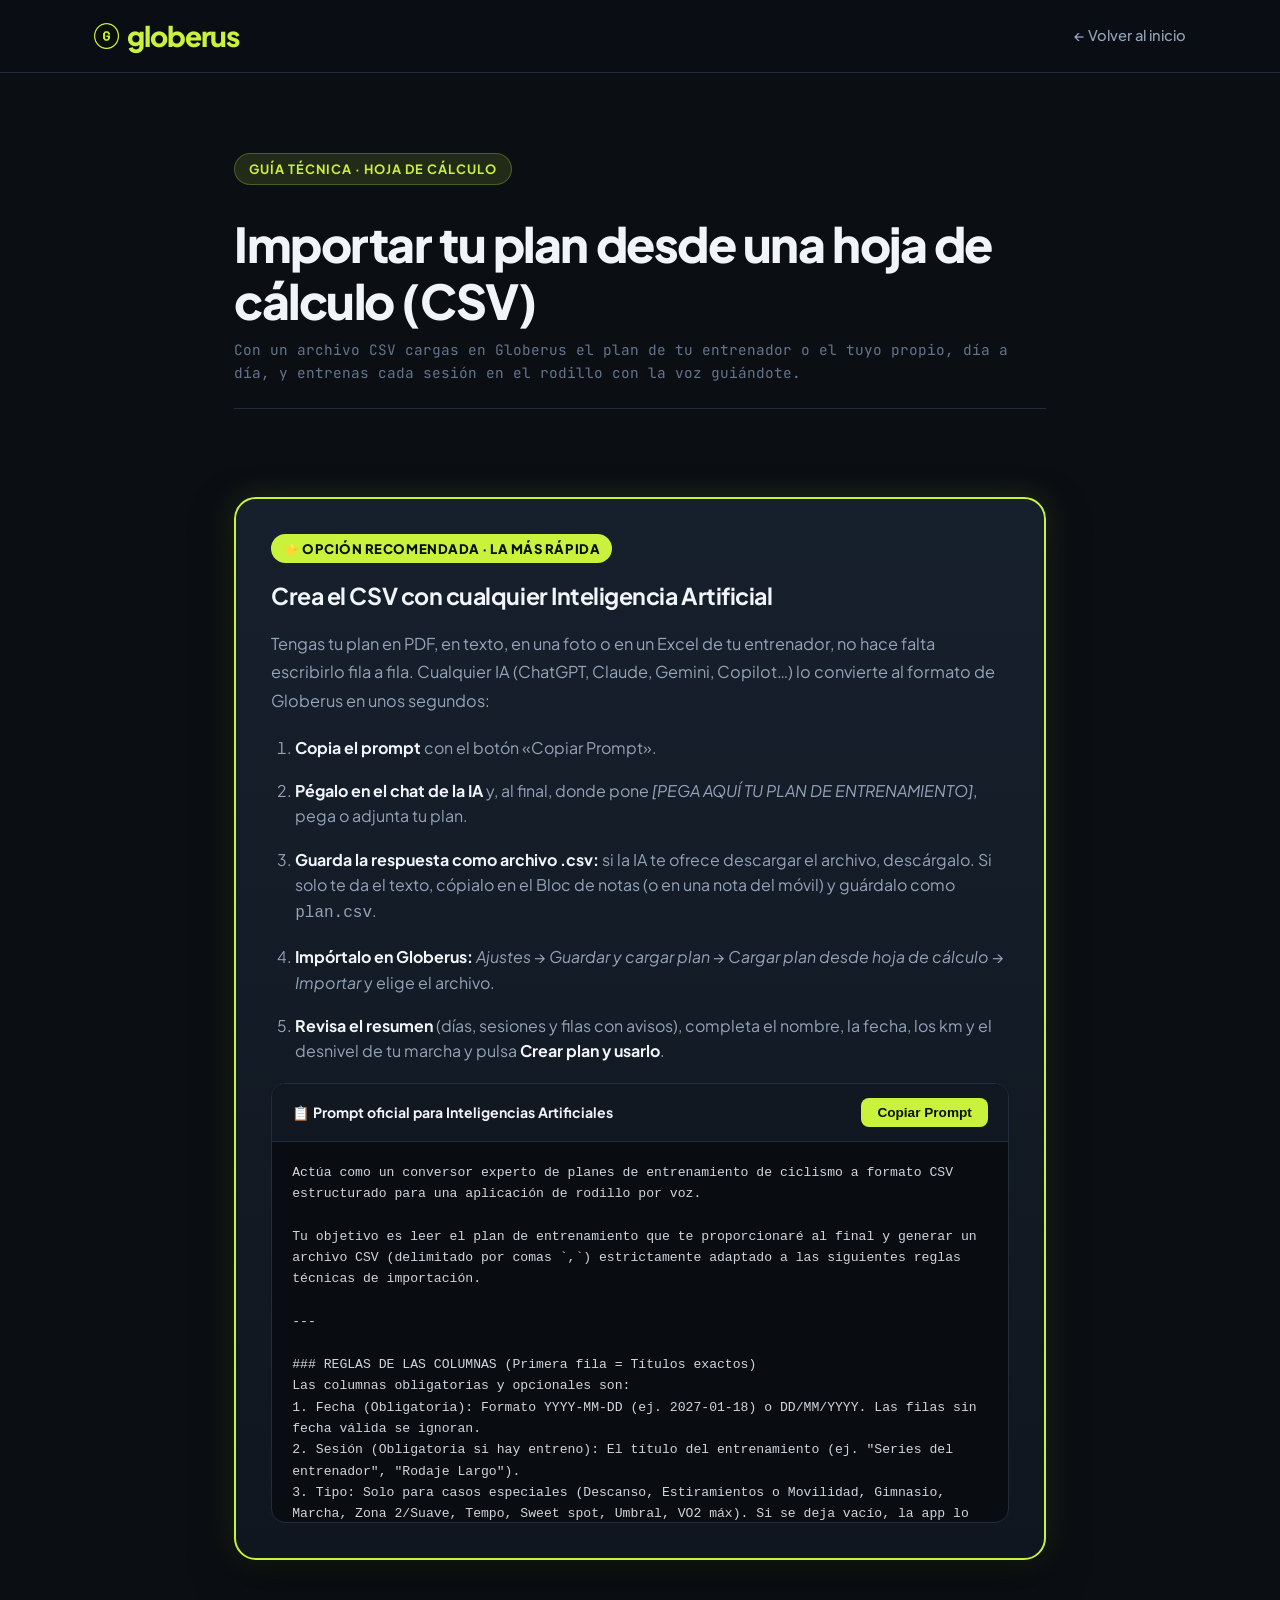
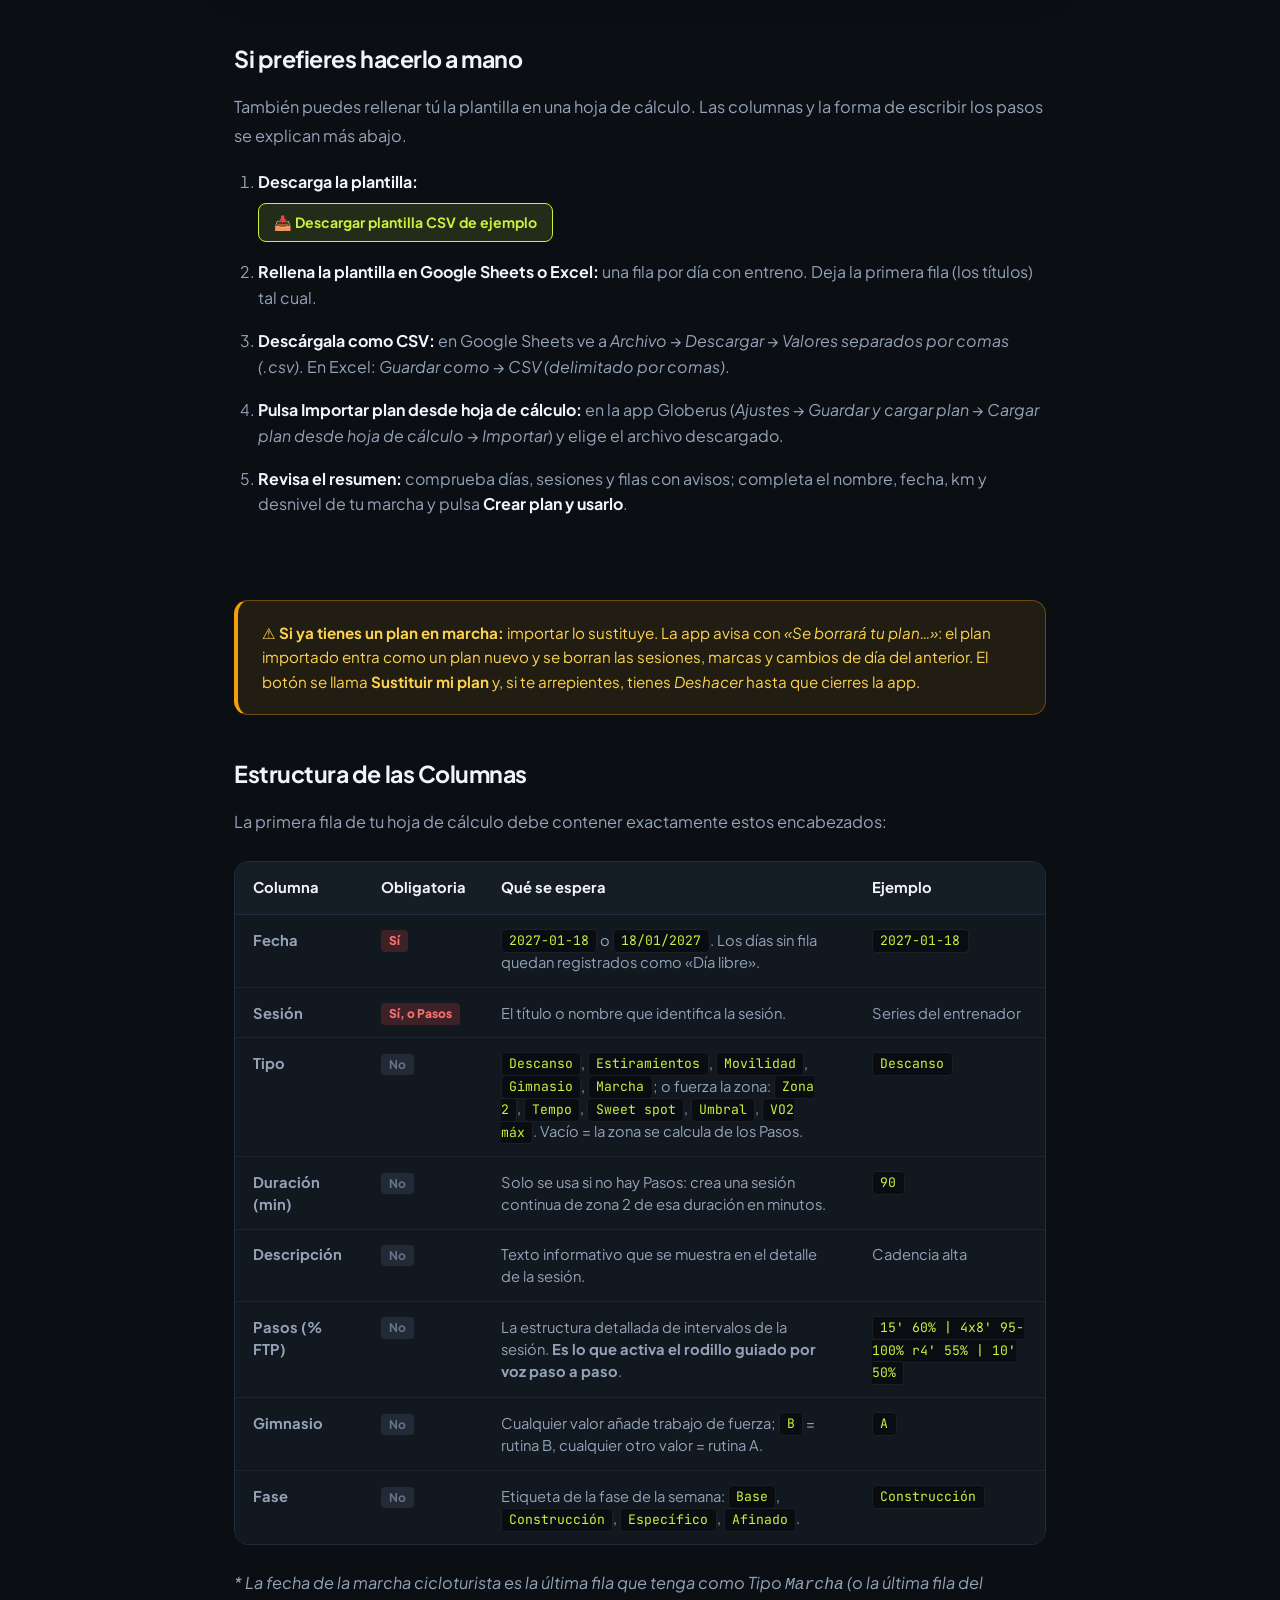
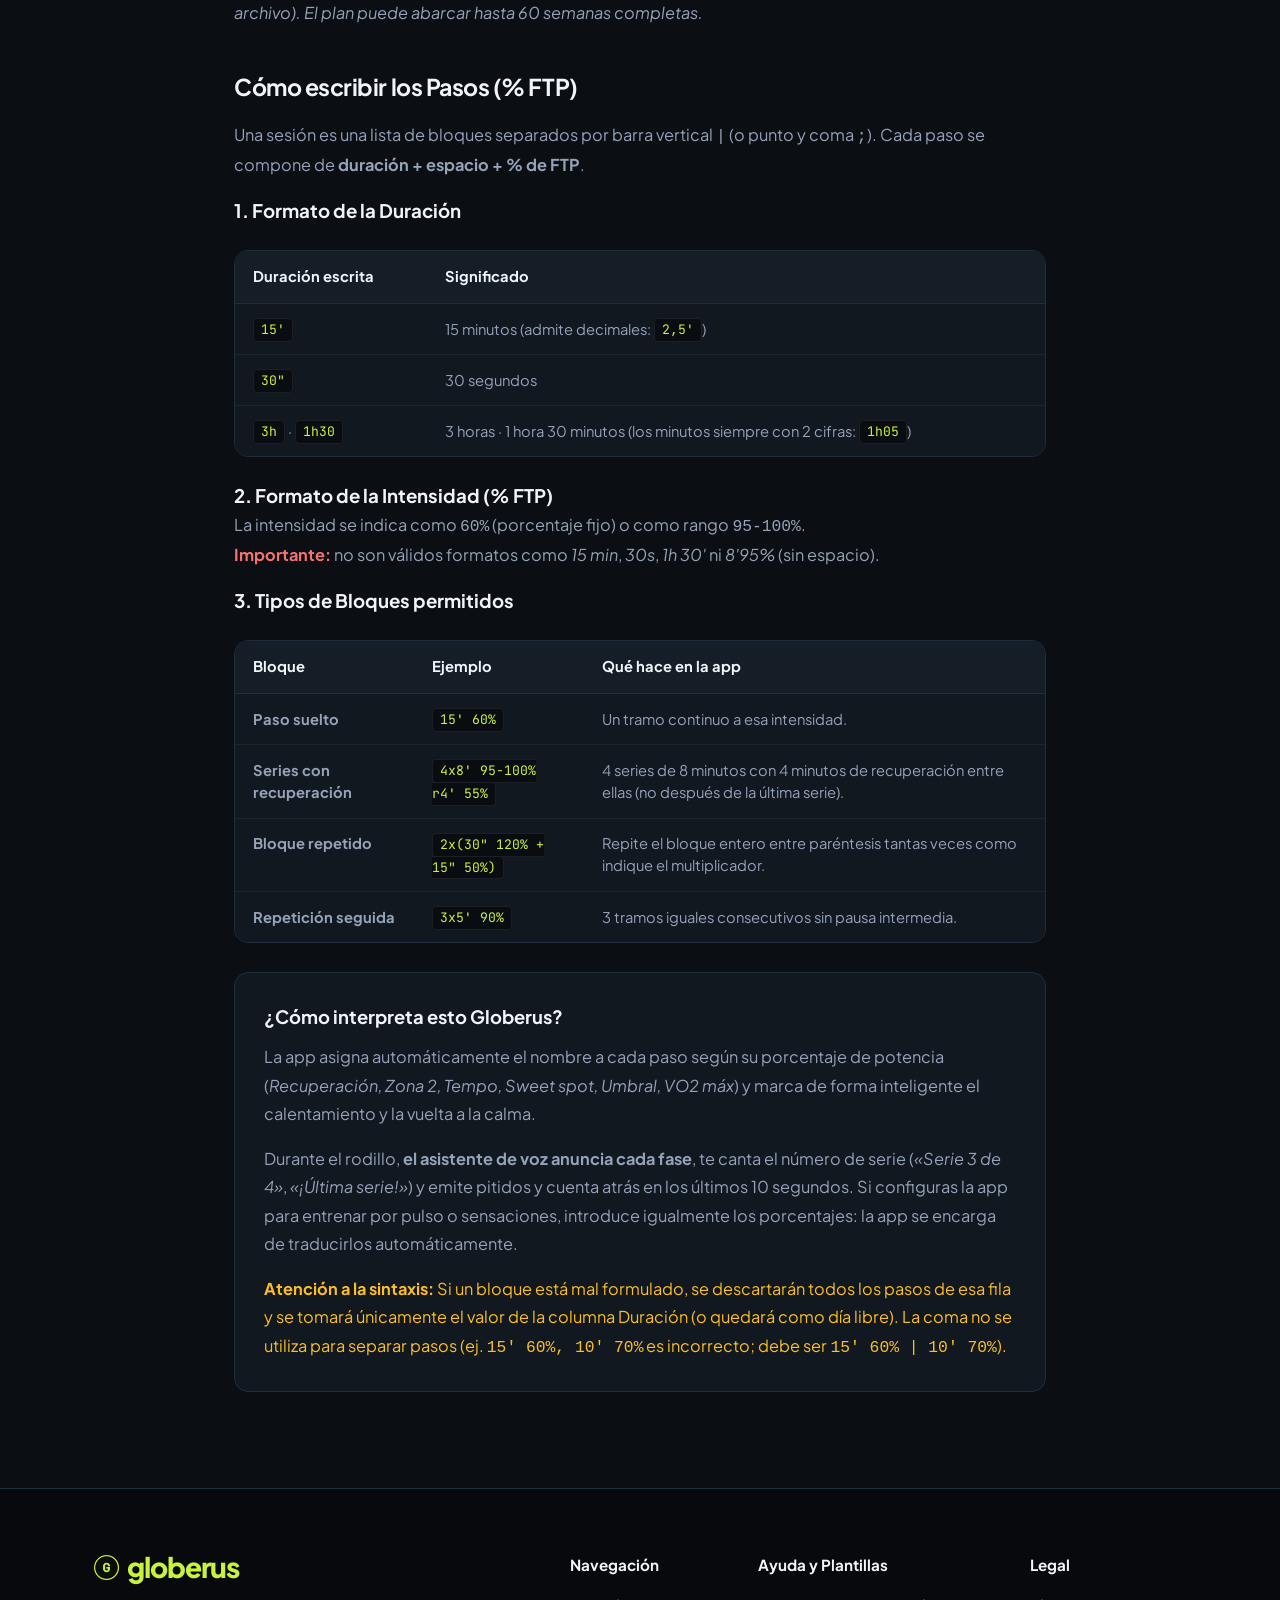
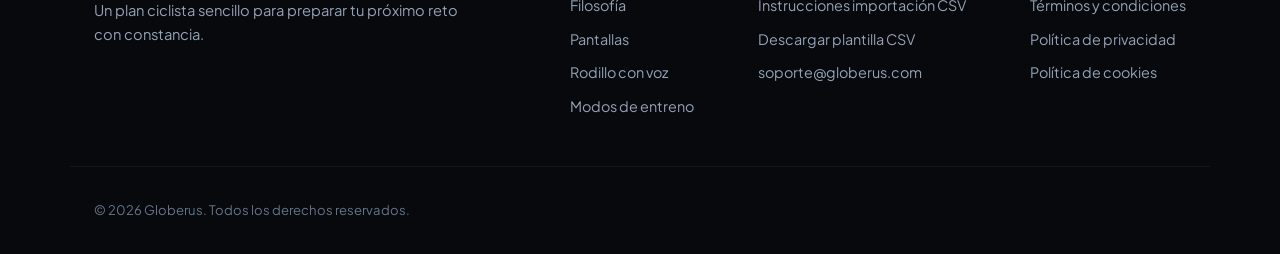
<file: instrucciones-importacion-plan.html>
<!DOCTYPE html>
<html lang="es">
<head>
  <meta charset="UTF-8">
  <meta name="viewport" content="width=device-width, initial-scale=1.0">
  <title>Instrucciones para la importación del plan (CSV) — Globerus</title>
  <meta name="description" content="Guía paso a paso y plantilla oficial para importar tu plan de entrenamiento en Globerus desde Excel o Google Sheets mediante un archivo CSV.">
  <meta name="theme-color" content="#121820">
  <link rel="stylesheet" href="styles.css">
  <link rel="preconnect" href="https://fonts.googleapis.com">
  <link rel="preconnect" href="https://fonts.gstatic.com" crossorigin>
  <link href="https://fonts.googleapis.com/css2?family=Plus+Jakarta+Sans:wght@400;500;600;700;800&family=JetBrains+Mono:wght@500;700&display=swap" rel="stylesheet">
  <link rel="icon" type="image/png" href="img/logo.png">
  <link rel="apple-touch-icon" href="img/logo.png">
</head>
<body class="legal-page">

  <!-- Header -->
  <header class="header">
    <div class="container header-inner">
      <a href="index.html" class="brand">
        <img src="img/logo.png" alt="Globerus Icon" class="brand-logo-img">
        <span class="logo-text">globerus</span>
      </a>
      <nav class="nav-menu">
        <a href="index.html">← Volver al inicio</a>
      </nav>
    </div>
  </header>

  <!-- Contenido Principal -->
  <main class="legal-main">
    <div class="container legal-container">
      <span class="pill-label">Guía Técnica · Hoja de cálculo</span>
      <h1 class="legal-title">Importar tu plan desde una hoja de cálculo (CSV)</h1>
      <p class="legal-updated">Con un archivo CSV cargas en Globerus el plan de tu entrenador o el tuyo propio, día a día, y entrenas cada sesión en el rodillo con la voz guiándote.</p>

      <div class="legal-body">

        <!-- SECCIÓN DESTACADA: ASISTENCIA CON IA -->
        <section class="legal-section ai-prompt-section">
          <div class="ai-banner">
            <span class="ai-tag">⭐ Opción recomendada · la más rápida</span>
            <h2 class="ai-title">Crea el CSV con cualquier Inteligencia Artificial</h2>
            <p class="ai-desc">
              Tengas tu plan en PDF, en texto, en una foto o en un Excel de tu entrenador, no hace falta escribirlo fila a fila. Cualquier IA (ChatGPT, Claude, Gemini, Copilot…) lo convierte al formato de Globerus en unos segundos:
            </p>
            <ol class="import-steps-list">
              <li><strong>Copia el prompt</strong> con el botón «Copiar Prompt».</li>
              <li><strong>Pégalo en el chat de la IA</strong> y, al final, donde pone <em>[PEGA AQUÍ TU PLAN DE ENTRENAMIENTO]</em>, pega o adjunta tu plan.</li>
              <li><strong>Guarda la respuesta como archivo .csv:</strong> si la IA te ofrece descargar el archivo, descárgalo. Si solo te da el texto, cópialo en el Bloc de notas (o en una nota del móvil) y guárdalo como <code>plan.csv</code>.</li>
              <li><strong>Impórtalo en Globerus:</strong> <em>Ajustes → Guardar y cargar plan → Cargar plan desde hoja de cálculo → Importar</em> y elige el archivo.</li>
              <li><strong>Revisa el resumen</strong> (días, sesiones y filas con avisos), completa el nombre, la fecha, los km y el desnivel de tu marcha y pulsa <strong>Crear plan y usarlo</strong>.</li>
            </ol>

            <div class="prompt-box-wrapper">
              <div class="prompt-box-header">
                <span>📋 Prompt oficial para Inteligencias Artificiales</span>
                <button type="button" class="btn-copy-prompt" onclick="copyPromptToClipboard()">Copiar Prompt</button>
              </div>
              <pre class="prompt-code-block" id="promptText"><code>Actúa como un conversor experto de planes de entrenamiento de ciclismo a formato CSV estructurado para una aplicación de rodillo por voz. 

Tu objetivo es leer el plan de entrenamiento que te proporcionaré al final y generar un archivo CSV (delimitado por comas `,`) estrictamente adaptado a las siguientes reglas técnicas de importación.

---

### REGLAS DE LAS COLUMNAS (Primera fila = Títulos exactos)
Las columnas obligatorias y opcionales son:
1. Fecha (Obligatoria): Formato YYYY-MM-DD (ej. 2027-01-18) o DD/MM/YYYY. Las filas sin fecha válida se ignoran.
2. Sesión (Obligatoria si hay entreno): El título del entrenamiento (ej. "Series del entrenador", "Rodaje Largo").
3. Tipo: Solo para casos especiales (Descanso, Estiramientos o Movilidad, Gimnasio, Marcha, Zona 2/Suave, Tempo, Sweet spot, Umbral, VO2 máx). Si se deja vacío, la app lo calcula.
4. Duración (min): Solo si NO hay Pasos (crea sesión en zona 2). Si hay Pasos, déjalo vacío (la app los suma solos).
5. Descripción: Texto explicativo de la sesión.
6. Pasos (% FTP): Estructura detallada de intervalos (ver sintaxis abajo).
7. Gimnasio: "B" para rutina B, cualquier otro valor para rutina A (o déjalo vacío).
8. Fase: Etiqueta de la semana (Base, Construcción, Específico, Afinado) en la primera fila de cada semana.

---

### SINTAXIS ESTRICTA DE LA COLUMNA "PASOS (% FTP)"
- Bloques separados por barra vertical `|` (OBLIGATORIO usar `|` en vez de punto y coma para evitar conflictos con el CSV).
- Cada paso: [duración] [espacio] [% FTP o rango].
- Formatos de duración válidos:
  - Minutos: `15'` (admite decimales como `2,5'`)
  - Segundos: `30"`
  - Horas: `3h`
  - Horas y minutos: `1h30`, `1h05` (los minutos SIEMPRE con 2 cifras, prohibido `1h 30'` ni `15m` ni `15min`).
- Tipos de bloques permitidos:
  - Paso suelto: `15' 60%`
  - Series con recuperación: `4x8' 95-100% r4' 55%` (Significa 4 repeticiones de 8 min con 4 min de recuperación entre medias. Sin recuperación tras la última).
  - Bloque repetido: `2x(30" 120% + 15" 50%)` (Pasos unidos con `+` dentro del paréntesis).
  - Repetición sin pausa: `3x5' 90%`

---

### FORMATO DE SALIDA
- Devuelve **únicamente** el texto plano en formato CSV dentro de un bloque de código markdown, listo para copiar y guardar como archivo `.csv`.
- No añadas explicaciones adicionales antes ni después del CSV, solo el código del CSV.

---

### PLAN DE ENTRENAMIENTO A CONVERTIR:
[PEGA AQUÍ TU PLAN DE ENTRENAMIENTO]</code></pre>
            </div>
            <div id="copyAlert" class="copy-success-msg" style="display: none;">¡Prompt copiado al portapapeles! Listo para pegar en tu IA favorita.</div>
          </div>
        </section>

        <!-- Opción manual -->
        <section class="legal-section">
          <h2>Si prefieres hacerlo a mano</h2>
          <p>También puedes rellenar tú la plantilla en una hoja de cálculo. Las columnas y la forma de escribir los pasos se explican más abajo.</p>
          <ol class="import-steps-list">
            <li><strong>Descarga la plantilla:</strong> <br><a href="Globerus_plantilla_plan.csv" download="Globerus_plantilla_plan.csv" class="btn-download-inline">📥 Descargar plantilla CSV de ejemplo</a></li>
            <li><strong>Rellena la plantilla en Google Sheets o Excel:</strong> una fila por día con entreno. Deja la primera fila (los títulos) tal cual.</li>
            <li><strong>Descárgala como CSV:</strong> en Google Sheets ve a <em>Archivo → Descargar → Valores separados por comas (.csv)</em>. En Excel: <em>Guardar como → CSV (delimitado por comas)</em>.</li>
            <li><strong>Pulsa Importar plan desde hoja de cálculo:</strong> en la app Globerus (<em>Ajustes → Guardar y cargar plan → Cargar plan desde hoja de cálculo → Importar</em>) y elige el archivo descargado.</li>
            <li><strong>Revisa el resumen:</strong> comprueba días, sesiones y filas con avisos; completa el nombre, fecha, km y desnivel de tu marcha y pulsa <strong>Crear plan y usarlo</strong>.</li>
          </ol>
        </section>

        <div class="import-notice-box">
          <strong>⚠️ Si ya tienes un plan en marcha:</strong> importar lo sustituye. La app avisa con <em>«Se borrará tu plan…»</em>: el plan importado entra como un plan nuevo y se borran las sesiones, marcas y cambios de día del anterior. El botón se llama <strong>Sustituir mi plan</strong> y, si te arrepientes, tienes <em>Deshacer</em> hasta que cierres la app.
        </div>

        <!-- Tabla de columnas -->
        <section class="legal-section">
          <h2>Estructura de las Columnas</h2>
          <p>La primera fila de tu hoja de cálculo debe contener exactamente estos encabezados:</p>
          <div class="table-responsive-box">
            <table class="csv-table">
              <thead>
                <tr>
                  <th>Columna</th>
                  <th>Obligatoria</th>
                  <th>Qué se espera</th>
                  <th>Ejemplo</th>
                </tr>
              </thead>
              <tbody>
                <tr>
                  <td><strong>Fecha</strong></td>
                  <td><span class="badge-req">Sí</span></td>
                  <td><code>2027-01-18</code> o <code>18/01/2027</code>. Los días sin fila quedan registrados como «Día libre».</td>
                  <td><code>2027-01-18</code></td>
                </tr>
                <tr>
                  <td><strong>Sesión</strong></td>
                  <td><span class="badge-req">Sí, o Pasos</span></td>
                  <td>El título o nombre que identifica la sesión.</td>
                  <td>Series del entrenador</td>
                </tr>
                <tr>
                  <td><strong>Tipo</strong></td>
                  <td><span class="badge-opt">No</span></td>
                  <td><code>Descanso</code>, <code>Estiramientos</code>, <code>Movilidad</code>, <code>Gimnasio</code>, <code>Marcha</code>; o fuerza la zona: <code>Zona 2</code>, <code>Tempo</code>, <code>Sweet spot</code>, <code>Umbral</code>, <code>VO2 máx</code>. Vacío = la zona se calcula de los Pasos.</td>
                  <td><code>Descanso</code></td>
                </tr>
                <tr>
                  <td><strong>Duración (min)</strong></td>
                  <td><span class="badge-opt">No</span></td>
                  <td>Solo se usa si no hay Pasos: crea una sesión continua de zona 2 de esa duración en minutos.</td>
                  <td><code>90</code></td>
                </tr>
                <tr>
                  <td><strong>Descripción</strong></td>
                  <td><span class="badge-opt">No</span></td>
                  <td>Texto informativo que se muestra en el detalle de la sesión.</td>
                  <td>Cadencia alta</td>
                </tr>
                <tr>
                  <td><strong>Pasos (% FTP)</strong></td>
                  <td><span class="badge-opt">No</span></td>
                  <td>La estructura detallada de intervalos de la sesión. <strong>Es lo que activa el rodillo guiado por voz paso a paso</strong>.</td>
                  <td><code>15' 60% | 4x8' 95-100% r4' 55% | 10' 50%</code></td>
                </tr>
                <tr>
                  <td><strong>Gimnasio</strong></td>
                  <td><span class="badge-opt">No</span></td>
                  <td>Cualquier valor añade trabajo de fuerza; <code>B</code> = rutina B, cualquier otro valor = rutina A.</td>
                  <td><code>A</code></td>
                </tr>
                <tr>
                  <td><strong>Fase</strong></td>
                  <td><span class="badge-opt">No</span></td>
                  <td>Etiqueta de la fase de la semana: <code>Base</code>, <code>Construcción</code>, <code>Específico</code>, <code>Afinado</code>.</td>
                  <td><code>Construcción</code></td>
                </tr>
              </tbody>
            </table>
          </div>
          <p class="table-note">
            * La fecha de la marcha cicloturista es la última fila que tenga como Tipo <code>Marcha</code> (o la última fila del archivo). El plan puede abarcar hasta 60 semanas completas.
          </p>
        </section>

        <!-- Cómo escribir los Pasos -->
        <section class="legal-section">
          <h2>Cómo escribir los Pasos (% FTP)</h2>
          <p>
            Una sesión es una lista de bloques separados por barra vertical <code>|</code> (o punto y coma <code>;</code>). Cada paso se compone de <strong>duración + espacio + % de FTP</strong>.
          </p>

          <h3>1. Formato de la Duración</h3>
          <div class="table-responsive-box">
            <table class="csv-table sm">
              <thead>
                <tr>
                  <th>Duración escrita</th>
                  <th>Significado</th>
                </tr>
              </thead>
              <tbody>
                <tr>
                  <td><code>15'</code></td>
                  <td>15 minutos (admite decimales: <code>2,5'</code>)</td>
                </tr>
                <tr>
                  <td><code>30"</code></td>
                  <td>30 segundos</td>
                </tr>
                <tr>
                  <td><code>3h</code> · <code>1h30</code></td>
                  <td>3 horas · 1 hora 30 minutos (los minutos siempre con 2 cifras: <code>1h05</code>)</td>
                </tr>
              </tbody>
            </table>
          </div>

          <h3>2. Formato de la Intensidad (% FTP)</h3>
          <p>
            La intensidad se indica como <code>60%</code> (porcentaje fijo) o como rango <code>95-100%</code>. <br>
            <strong class="text-danger">Importante:</strong> no son válidos formatos como <em>15 min</em>, <em>30s</em>, <em>1h 30'</em> ni <em>8'95%</em> (sin espacio).
          </p>

          <h3>3. Tipos de Bloques permitidos</h3>
          <div class="table-responsive-box">
            <table class="csv-table">
              <thead>
                <tr>
                  <th>Bloque</th>
                  <th>Ejemplo</th>
                  <th>Qué hace en la app</th>
                </tr>
              </thead>
              <tbody>
                <tr>
                  <td><strong>Paso suelto</strong></td>
                  <td><code>15' 60%</code></td>
                  <td>Un tramo continuo a esa intensidad.</td>
                </tr>
                <tr>
                  <td><strong>Series con recuperación</strong></td>
                  <td><code>4x8' 95-100% r4' 55%</code></td>
                  <td>4 series de 8 minutos con 4 minutos de recuperación entre ellas (no después de la última serie).</td>
                </tr>
                <tr>
                  <td><strong>Bloque repetido</strong></td>
                  <td><code>2x(30" 120% + 15" 50%)</code></td>
                  <td>Repite el bloque entero entre paréntesis tantas veces como indique el multiplicador.</td>
                </tr>
                <tr>
                  <td><strong>Repetición seguida</strong></td>
                  <td><code>3x5' 90%</code></td>
                  <td>3 tramos iguales consecutivos sin pausa intermedia.</td>
                </tr>
              </tbody>
            </table>
          </div>

          <div class="import-info-box">
            <h4>¿Cómo interpreta esto Globerus?</h4>
            <p>
              La app asigna automáticamente el nombre a cada paso según su porcentaje de potencia (<em>Recuperación, Zona 2, Tempo, Sweet spot, Umbral, VO2 máx</em>) y marca de forma inteligente el calentamiento y la vuelta a la calma.
            </p>
            <p>
              Durante el rodillo, <strong>el asistente de voz anuncia cada fase</strong>, te canta el número de serie (<em>«Serie 3 de 4»</em>, <em>«¡Última serie!»</em>) y emite pitidos y cuenta atrás en los últimos 10 segundos. Si configuras la app para entrenar por pulso o sensaciones, introduce igualmente los porcentajes: la app se encarga de traducirlos automáticamente.
            </p>
            <p class="text-warning">
              <strong>Atención a la sintaxis:</strong> Si un bloque está mal formulado, se descartarán todos los pasos de esa fila y se tomará únicamente el valor de la columna Duración (o quedará como día libre). La coma no se utiliza para separar pasos (ej. <code>15' 60%, 10' 70%</code> es incorrecto; debe ser <code>15' 60% | 10' 70%</code>).
            </p>
          </div>
        </section>

      </div>
    </div>
  </main>

  <!-- Footer -->
  <footer class="footer">
    <div class="container footer-inner">
      <div class="footer-left">
        <a href="index.html" class="brand">
          <img src="img/logo.png" alt="Globerus Icon" class="brand-logo-img">
          <span class="logo-text">globerus</span>
        </a>
        <p class="footer-slogan">Un plan ciclista sencillo para preparar tu próximo reto con constancia.</p>
      </div>
      <div class="footer-links">
        <div class="footer-col">
          <strong>Navegación</strong>
          <a href="index.html#filosofia">Filosofía</a>
          <a href="index.html#pantallas">Pantallas</a>
          <a href="index.html#rodillo">Rodillo con voz</a>
          <a href="index.html#modos">Modos de entreno</a>
        </div>
        <div class="footer-col">
          <strong>Ayuda y Plantillas</strong>
          <a href="instrucciones-importacion-plan.html">Instrucciones importación CSV</a>
          <a href="Globerus_plantilla_plan.csv" download="Globerus_plantilla_plan.csv">Descargar plantilla CSV</a>
          <a href="mailto:soporte@globerus.com">soporte@globerus.com</a>
        </div>
        <div class="footer-col">
          <strong>Legal</strong>
          <a href="terminos-y-condiciones.html">Términos y condiciones</a>
          <a href="politica-de-privacidad.html">Política de privacidad</a>
          <a href="politica-de-cookies.html">Política de cookies</a>
        </div>
      </div>
    </div>
    <div class="container footer-bottom">
      <p>© 2026 Globerus. Todos los derechos reservados.</p>
    </div>
  </footer>

  <script>
    function copyPromptToClipboard() {
      const promptText = document.getElementById('promptText').innerText;
      navigator.clipboard.writeText(promptText).then(() => {
        const alertBox = document.getElementById('copyAlert');
        alertBox.style.display = 'block';
        setTimeout(() => {
          alertBox.style.display = 'none';
        }, 4000);
      }).catch(err => {
        console.error('Error al copiar: ', err);
      });
    }
  </script>
</body>
</html>
</file>
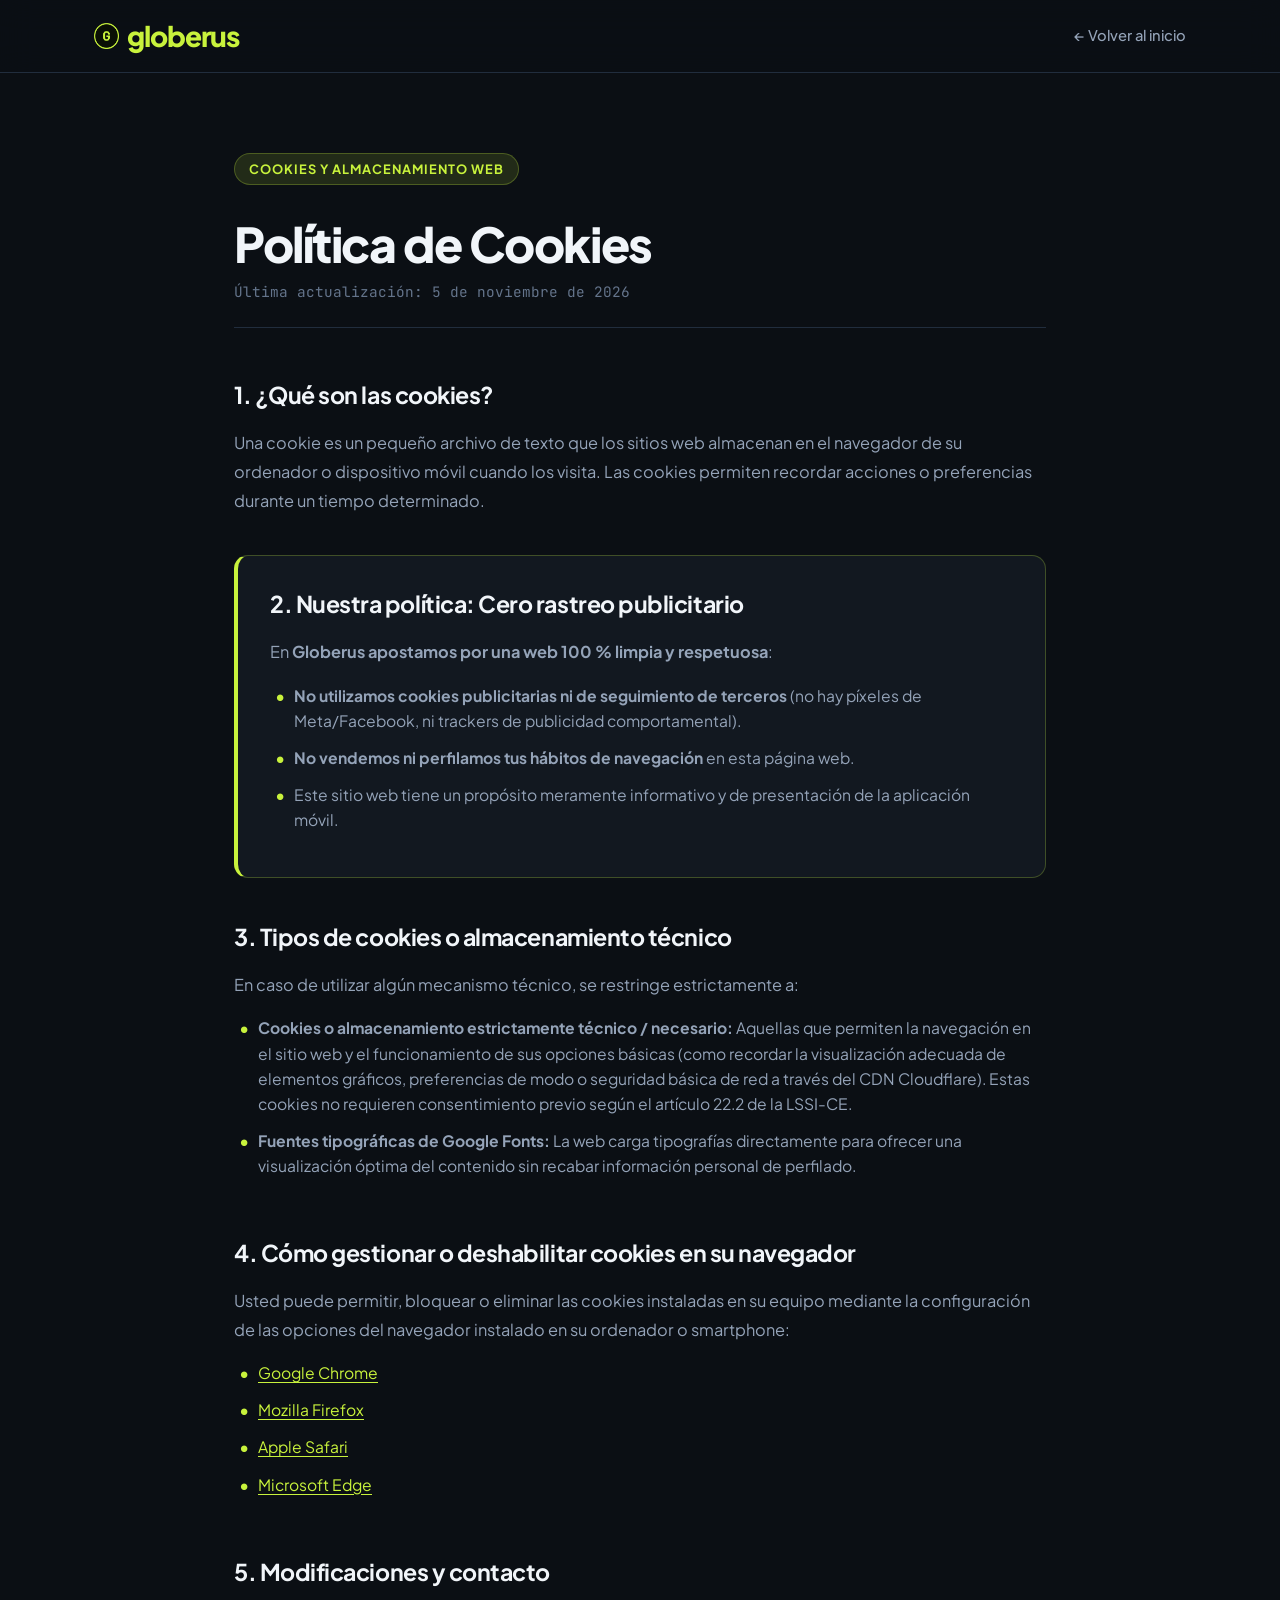
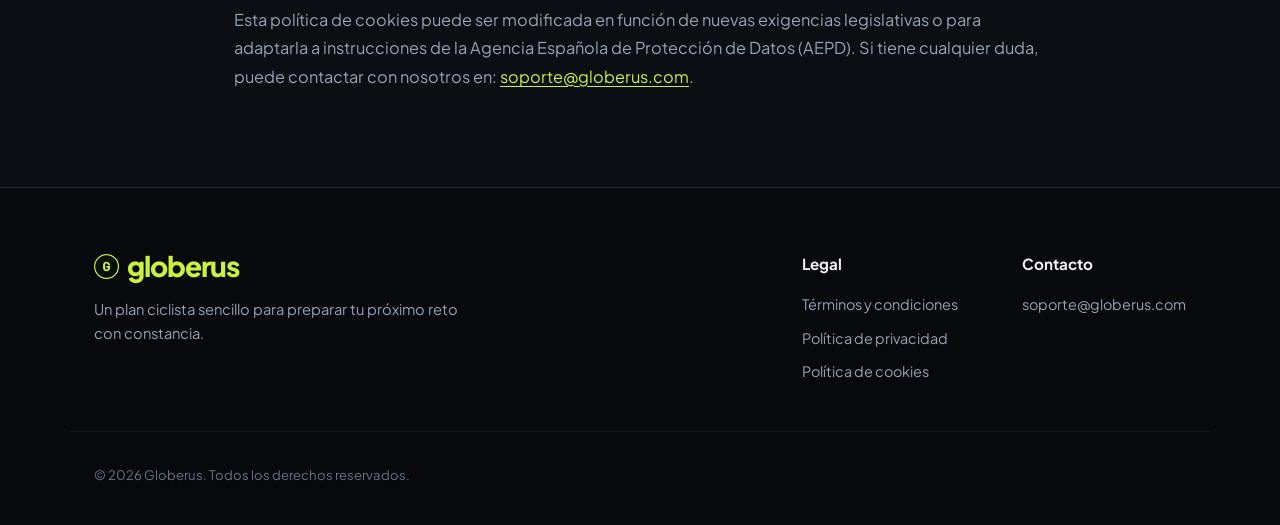
<file: politica-de-cookies.html>
<!DOCTYPE html>
<html lang="es">
<head>
  <meta charset="UTF-8">
  <meta name="viewport" content="width=device-width, initial-scale=1.0">
  <title>Política de Cookies — Globerus</title>
  <meta name="description" content="Información transparente sobre el uso de cookies y tecnologías similares en la web de Globerus conforme a la LSSI-CE y directivas europeas.">
  <meta name="theme-color" content="#121820">
  <link rel="stylesheet" href="styles.css">
  <link rel="preconnect" href="https://fonts.googleapis.com">
  <link rel="preconnect" href="https://fonts.gstatic.com" crossorigin>
  <link href="https://fonts.googleapis.com/css2?family=Plus+Jakarta+Sans:wght@400;500;600;700;800&family=JetBrains+Mono:wght@500;700&display=swap" rel="stylesheet">
  <link rel="icon" type="image/png" href="img/logo.png">
  <link rel="apple-touch-icon" href="img/logo.png">
</head>
<body class="legal-page">

  <!-- Header -->
  <header class="header">
    <div class="container header-inner">
      <a href="index.html" class="brand">
        <img src="img/logo.png" alt="Globerus Icon" class="brand-logo-img">
        <span class="logo-text">globerus</span>
      </a>
      <nav class="nav-menu">
        <a href="index.html">← Volver al inicio</a>
      </nav>
    </div>
  </header>

  <!-- Legal Content -->
  <main class="legal-main">
    <div class="container legal-container">
      <span class="pill-label">Cookies y Almacenamiento Web</span>
      <h1 class="legal-title">Política de Cookies</h1>
      <p class="legal-updated">Última actualización: 5 de noviembre de 2026</p>

      <div class="legal-body">
        <section class="legal-section">
          <h2>1. ¿Qué son las cookies?</h2>
          <p>
            Una cookie es un pequeño archivo de texto que los sitios web almacenan en el navegador de su ordenador o dispositivo móvil cuando los visita. Las cookies permiten recordar acciones o preferencias durante un tiempo determinado.
          </p>
        </section>

        <section class="legal-section highlight-box">
          <h2>2. Nuestra política: Cero rastreo publicitario</h2>
          <p>
            En <strong>Globerus apostamos por una web 100 % limpia y respetuosa</strong>:
          </p>
          <ul>
            <li><strong>No utilizamos cookies publicitarias ni de seguimiento de terceros</strong> (no hay píxeles de Meta/Facebook, ni trackers de publicidad comportamental).</li>
            <li><strong>No vendemos ni perfilamos tus hábitos de navegación</strong> en esta página web.</li>
            <li>Este sitio web tiene un propósito meramente informativo y de presentación de la aplicación móvil.</li>
          </ul>
        </section>

        <section class="legal-section">
          <h2>3. Tipos de cookies o almacenamiento técnico</h2>
          <p>
            En caso de utilizar algún mecanismo técnico, se restringe estrictamente a:
          </p>
          <ul>
            <li><strong>Cookies o almacenamiento estrictamente técnico / necesario:</strong> Aquellas que permiten la navegación en el sitio web y el funcionamiento de sus opciones básicas (como recordar la visualización adecuada de elementos gráficos, preferencias de modo o seguridad básica de red a través del CDN Cloudflare). Estas cookies no requieren consentimiento previo según el artículo 22.2 de la LSSI-CE.</li>
            <li><strong>Fuentes tipográficas de Google Fonts:</strong> La web carga tipografías directamente para ofrecer una visualización óptima del contenido sin recabar información personal de perfilado.</li>
          </ul>
        </section>

        <section class="legal-section">
          <h2>4. Cómo gestionar o deshabilitar cookies en su navegador</h2>
          <p>
            Usted puede permitir, bloquear o eliminar las cookies instaladas en su equipo mediante la configuración de las opciones del navegador instalado en su ordenador o smartphone:
          </p>
          <ul>
            <li><a href="https://support.google.com/chrome/answer/95647?hl=es" target="_blank" rel="noopener noreferrer">Google Chrome</a></li>
            <li><a href="https://support.mozilla.org/es/kb/habilitar-y-deshabilitar-cookies-sitios-web-rastrear-preferencias" target="_blank" rel="noopener noreferrer">Mozilla Firefox</a></li>
            <li><a href="https://support.apple.com/es-es/HT201265" target="_blank" rel="noopener noreferrer">Apple Safari</a></li>
            <li><a href="https://support.microsoft.com/es-es/microsoft-edge/eliminar-las-cookies-en-microsoft-edge-63947406-40ac-c3b8-57b9-2a946a29ae09" target="_blank" rel="noopener noreferrer">Microsoft Edge</a></li>
          </ul>
        </section>

        <section class="legal-section">
          <h2>5. Modificaciones y contacto</h2>
          <p>
            Esta política de cookies puede ser modificada en función de nuevas exigencias legislativas o para adaptarla a instrucciones de la Agencia Española de Protección de Datos (AEPD). Si tiene cualquier duda, puede contactar con nosotros en: <a href="mailto:soporte@globerus.com">soporte@globerus.com</a>.
          </p>
        </section>
      </div>
    </div>
  </main>

  <!-- Footer -->
  <footer class="footer">
    <div class="container footer-inner">
      <div class="footer-left">
        <a href="index.html" class="brand">
          <img src="img/logo.png" alt="Globerus Icon" class="brand-logo-img">
          <span class="logo-text">globerus</span>
        </a>
        <p class="footer-slogan">Un plan ciclista sencillo para preparar tu próximo reto con constancia.</p>
      </div>
      <div class="footer-links">
        <div class="footer-col">
          <strong>Legal</strong>
          <a href="terminos-y-condiciones.html">Términos y condiciones</a>
          <a href="politica-de-privacidad.html">Política de privacidad</a>
          <a href="politica-de-cookies.html">Política de cookies</a>
        </div>
        <div class="footer-col">
          <strong>Contacto</strong>
          <a href="mailto:soporte@globerus.com">soporte@globerus.com</a>
        </div>
      </div>
    </div>
    <div class="container footer-bottom">
      <p>© 2026 Globerus. Todos los derechos reservados.</p>
    </div>
  </footer>

</body>
</html>
</file>
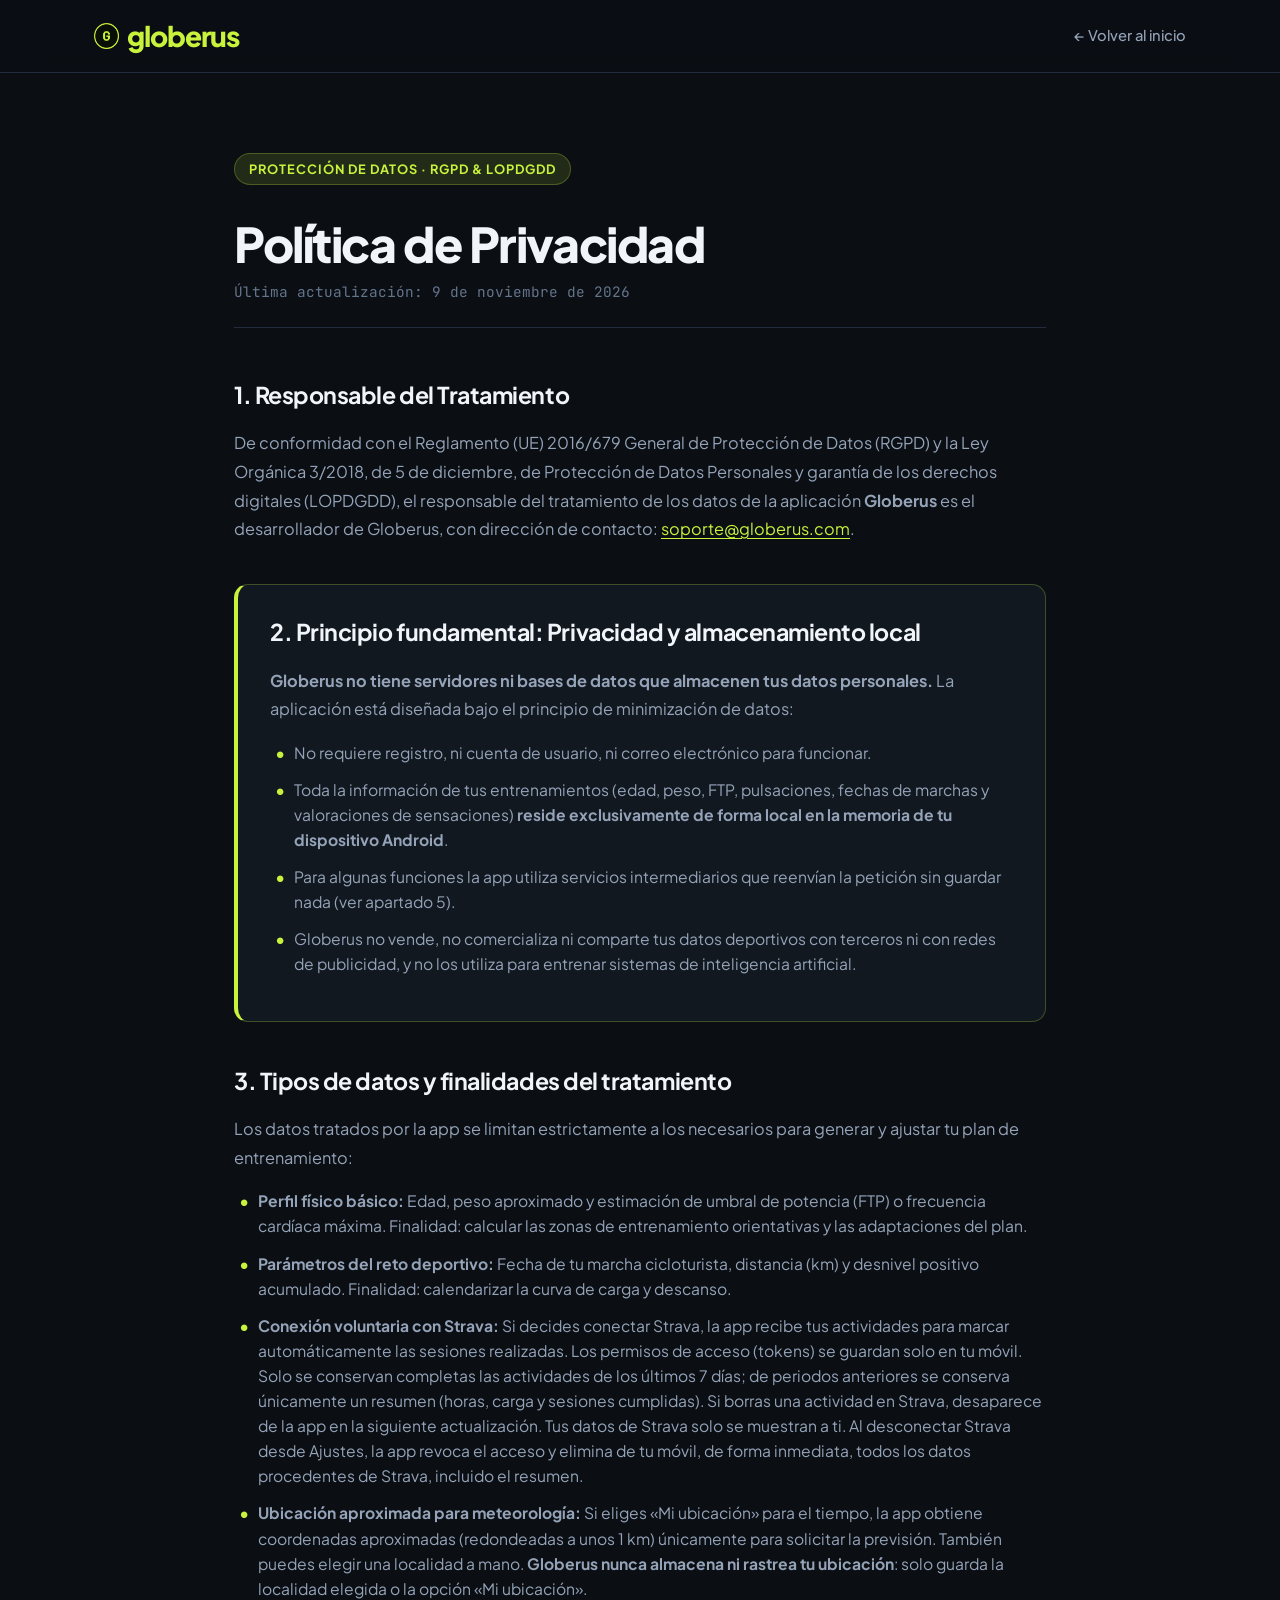
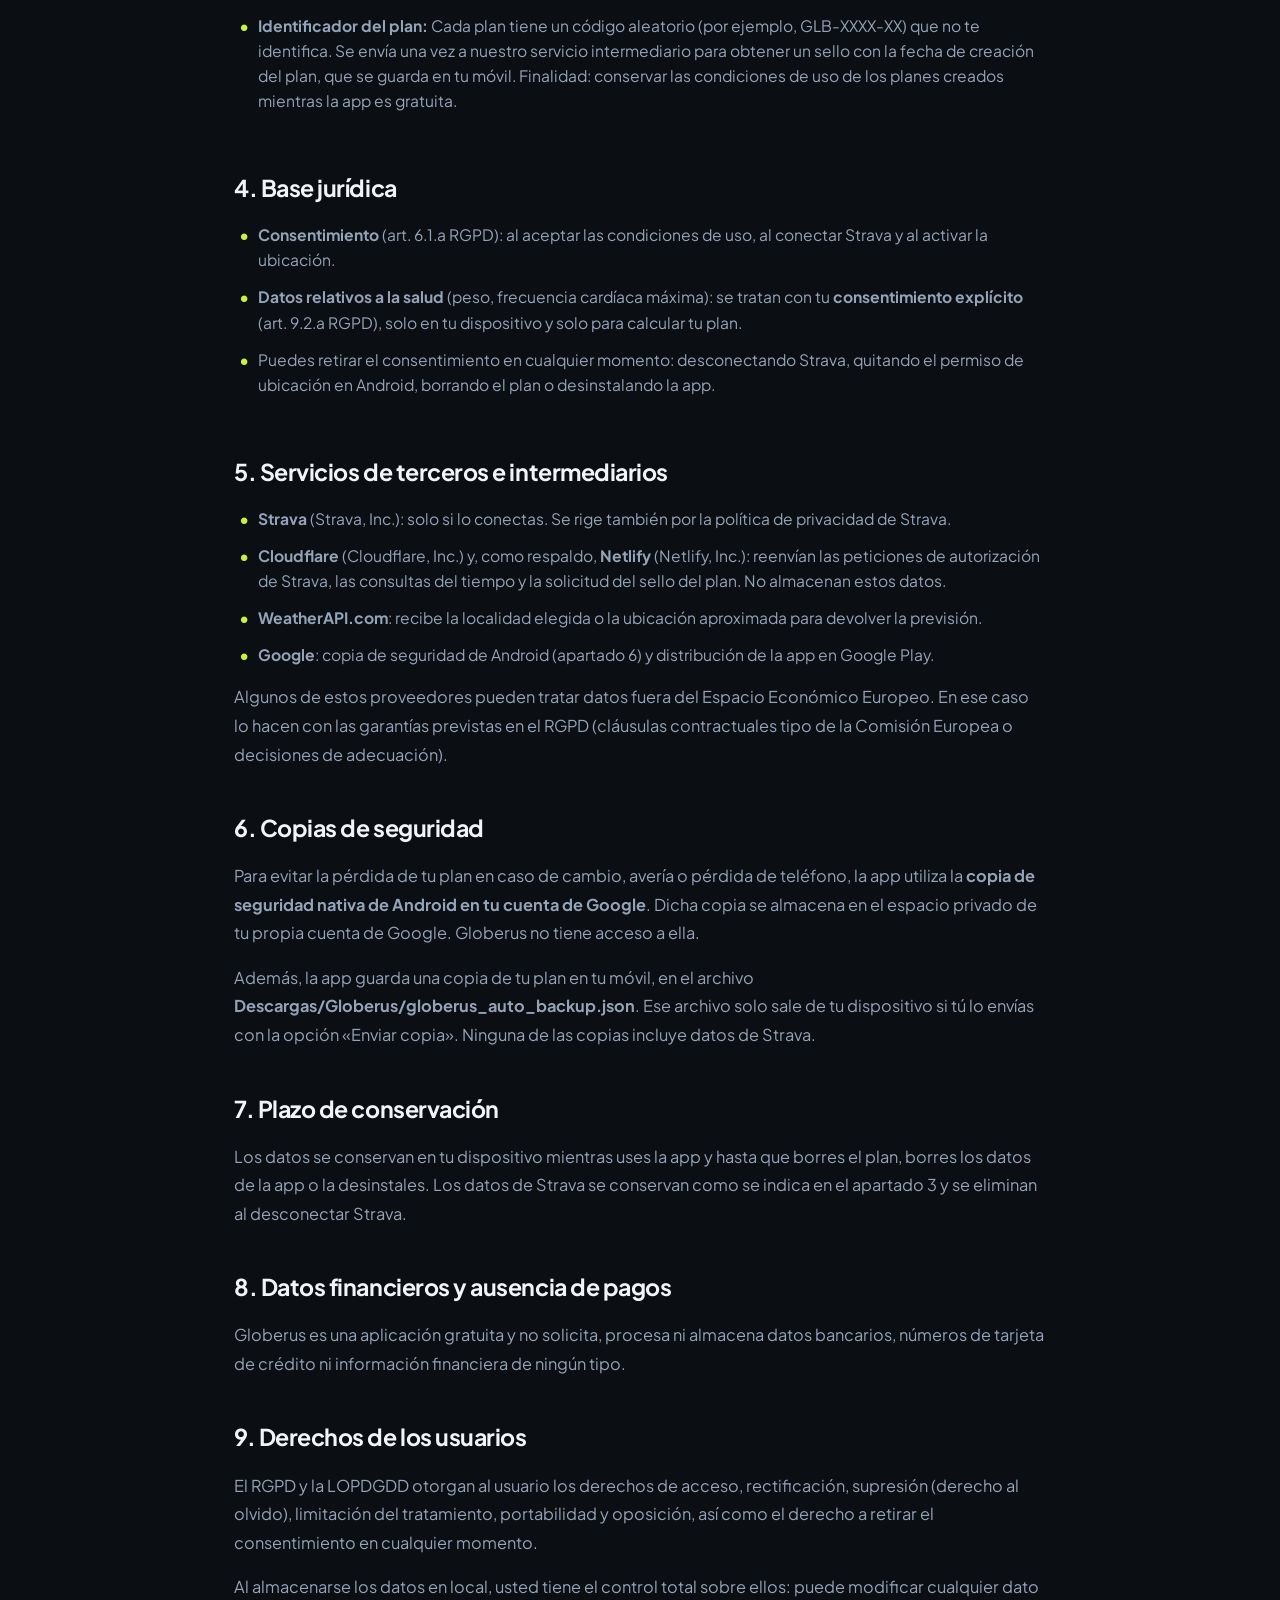
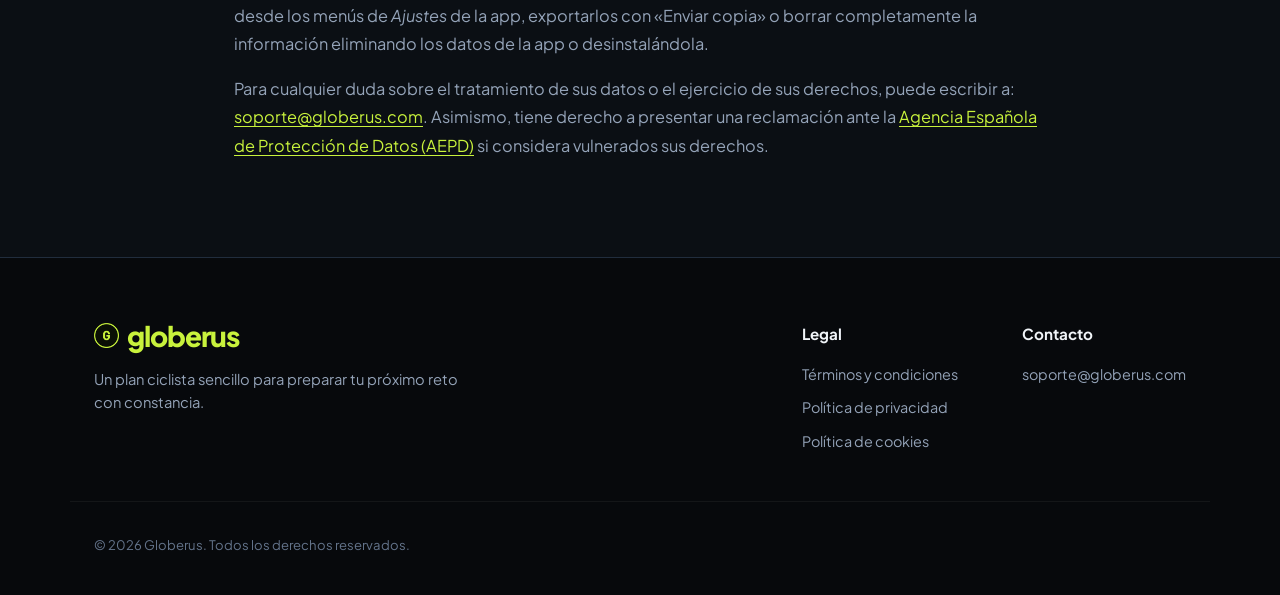
<file: politica-de-privacidad.html>
<!DOCTYPE html>
<html lang="es">
<head>
  <meta charset="UTF-8">
  <meta name="viewport" content="width=device-width, initial-scale=1.0">
  <title>Política de Privacidad — Globerus</title>
  <meta name="description" content="Política de Privacidad y Protección de Datos de Globerus conforme al RGPD (Reglamento UE 2016/679) y la LOPDGDD en España.">
  <meta name="theme-color" content="#121820">
  <link rel="stylesheet" href="styles.css">
  <link rel="preconnect" href="https://fonts.googleapis.com">
  <link rel="preconnect" href="https://fonts.gstatic.com" crossorigin>
  <link href="https://fonts.googleapis.com/css2?family=Plus+Jakarta+Sans:wght@400;500;600;700;800&family=JetBrains+Mono:wght@500;700&display=swap" rel="stylesheet">
  <link rel="icon" type="image/png" href="img/logo.png">
  <link rel="apple-touch-icon" href="img/logo.png">
</head>
<body class="legal-page">

  <!-- Header -->
  <header class="header">
    <div class="container header-inner">
      <a href="index.html" class="brand">
        <img src="img/logo.png" alt="Globerus Icon" class="brand-logo-img">
        <span class="logo-text">globerus</span>
      </a>
      <nav class="nav-menu">
        <a href="index.html">← Volver al inicio</a>
      </nav>
    </div>
  </header>

  <!-- Legal Content -->
  <main class="legal-main">
    <div class="container legal-container">
      <span class="pill-label">Protección de Datos · RGPD & LOPDGDD</span>
      <h1 class="legal-title">Política de Privacidad</h1>
      <p class="legal-updated">Última actualización: 9 de noviembre de 2026</p>

      <div class="legal-body">
        <section class="legal-section">
          <h2>1. Responsable del Tratamiento</h2>
          <p>
            De conformidad con el Reglamento (UE) 2016/679 General de Protección de Datos (RGPD) y la Ley Orgánica 3/2018, de 5 de diciembre, de Protección de Datos Personales y garantía de los derechos digitales (LOPDGDD), el responsable del tratamiento de los datos de la aplicación <strong>Globerus</strong> es el desarrollador de Globerus, con dirección de contacto: <a href="mailto:soporte@globerus.com">soporte@globerus.com</a>.
          </p>
        </section>

        <section class="legal-section highlight-box">
          <h2>2. Principio fundamental: Privacidad y almacenamiento local</h2>
          <p>
            <strong>Globerus no tiene servidores ni bases de datos que almacenen tus datos personales.</strong> La aplicación está diseñada bajo el principio de minimización de datos:
          </p>
          <ul>
            <li>No requiere registro, ni cuenta de usuario, ni correo electrónico para funcionar.</li>
            <li>Toda la información de tus entrenamientos (edad, peso, FTP, pulsaciones, fechas de marchas y valoraciones de sensaciones) <strong>reside exclusivamente de forma local en la memoria de tu dispositivo Android</strong>.</li>
            <li>Para algunas funciones la app utiliza servicios intermediarios que reenvían la petición sin guardar nada (ver apartado 5).</li>
            <li>Globerus no vende, no comercializa ni comparte tus datos deportivos con terceros ni con redes de publicidad, y no los utiliza para entrenar sistemas de inteligencia artificial.</li>
          </ul>
        </section>

        <section class="legal-section">
          <h2>3. Tipos de datos y finalidades del tratamiento</h2>
          <p>Los datos tratados por la app se limitan estrictamente a los necesarios para generar y ajustar tu plan de entrenamiento:</p>
          <ul>
            <li><strong>Perfil físico básico:</strong> Edad, peso aproximado y estimación de umbral de potencia (FTP) o frecuencia cardíaca máxima. Finalidad: calcular las zonas de entrenamiento orientativas y las adaptaciones del plan.</li>
            <li><strong>Parámetros del reto deportivo:</strong> Fecha de tu marcha cicloturista, distancia (km) y desnivel positivo acumulado. Finalidad: calendarizar la curva de carga y descanso.</li>
            <li><strong>Conexión voluntaria con Strava:</strong> Si decides conectar Strava, la app recibe tus actividades para marcar automáticamente las sesiones realizadas. Los permisos de acceso (tokens) se guardan solo en tu móvil. Solo se conservan completas las actividades de los últimos 7 días; de periodos anteriores se conserva únicamente un resumen (horas, carga y sesiones cumplidas). Si borras una actividad en Strava, desaparece de la app en la siguiente actualización. Tus datos de Strava solo se muestran a ti. Al desconectar Strava desde Ajustes, la app revoca el acceso y elimina de tu móvil, de forma inmediata, todos los datos procedentes de Strava, incluido el resumen.</li>
            <li><strong>Ubicación aproximada para meteorología:</strong> Si eliges «Mi ubicación» para el tiempo, la app obtiene coordenadas aproximadas (redondeadas a unos 1 km) únicamente para solicitar la previsión. También puedes elegir una localidad a mano. <strong>Globerus nunca almacena ni rastrea tu ubicación</strong>: solo guarda la localidad elegida o la opción «Mi ubicación».</li>
            <li><strong>Identificador del plan:</strong> Cada plan tiene un código aleatorio (por ejemplo, GLB-XXXX-XX) que no te identifica. Se envía una vez a nuestro servicio intermediario para obtener un sello con la fecha de creación del plan, que se guarda en tu móvil. Finalidad: conservar las condiciones de uso de los planes creados mientras la app es gratuita.</li>
          </ul>
        </section>

        <section class="legal-section">
          <h2>4. Base jurídica</h2>
          <ul>
            <li><strong>Consentimiento</strong> (art. 6.1.a RGPD): al aceptar las condiciones de uso, al conectar Strava y al activar la ubicación.</li>
            <li><strong>Datos relativos a la salud</strong> (peso, frecuencia cardíaca máxima): se tratan con tu <strong>consentimiento explícito</strong> (art. 9.2.a RGPD), solo en tu dispositivo y solo para calcular tu plan.</li>
            <li>Puedes retirar el consentimiento en cualquier momento: desconectando Strava, quitando el permiso de ubicación en Android, borrando el plan o desinstalando la app.</li>
          </ul>
        </section>

        <section class="legal-section">
          <h2>5. Servicios de terceros e intermediarios</h2>
          <ul>
            <li><strong>Strava</strong> (Strava, Inc.): solo si lo conectas. Se rige también por la política de privacidad de Strava.</li>
            <li><strong>Cloudflare</strong> (Cloudflare, Inc.) y, como respaldo, <strong>Netlify</strong> (Netlify, Inc.): reenvían las peticiones de autorización de Strava, las consultas del tiempo y la solicitud del sello del plan. No almacenan estos datos.</li>
            <li><strong>WeatherAPI.com</strong>: recibe la localidad elegida o la ubicación aproximada para devolver la previsión.</li>
            <li><strong>Google</strong>: copia de seguridad de Android (apartado 6) y distribución de la app en Google Play.</li>
          </ul>
          <p>
            Algunos de estos proveedores pueden tratar datos fuera del Espacio Económico Europeo. En ese caso lo hacen con las garantías previstas en el RGPD (cláusulas contractuales tipo de la Comisión Europea o decisiones de adecuación).
          </p>
        </section>

        <section class="legal-section">
          <h2>6. Copias de seguridad</h2>
          <p>
            Para evitar la pérdida de tu plan en caso de cambio, avería o pérdida de teléfono, la app utiliza la <strong>copia de seguridad nativa de Android en tu cuenta de Google</strong>. Dicha copia se almacena en el espacio privado de tu propia cuenta de Google. Globerus no tiene acceso a ella.
          </p>
          <p>
            Además, la app guarda una copia de tu plan en tu móvil, en el archivo <strong>Descargas/Globerus/globerus_auto_backup.json</strong>. Ese archivo solo sale de tu dispositivo si tú lo envías con la opción «Enviar copia». Ninguna de las copias incluye datos de Strava.
          </p>
        </section>

        <section class="legal-section">
          <h2>7. Plazo de conservación</h2>
          <p>
            Los datos se conservan en tu dispositivo mientras uses la app y hasta que borres el plan, borres los datos de la app o la desinstales. Los datos de Strava se conservan como se indica en el apartado 3 y se eliminan al desconectar Strava.
          </p>
        </section>

        <section class="legal-section">
          <h2>8. Datos financieros y ausencia de pagos</h2>
          <p>
            Globerus es una aplicación gratuita y no solicita, procesa ni almacena datos bancarios, números de tarjeta de crédito ni información financiera de ningún tipo.
          </p>
        </section>

        <section class="legal-section">
          <h2>9. Derechos de los usuarios</h2>
          <p>
            El RGPD y la LOPDGDD otorgan al usuario los derechos de acceso, rectificación, supresión (derecho al olvido), limitación del tratamiento, portabilidad y oposición, así como el derecho a retirar el consentimiento en cualquier momento.
          </p>
          <p>
            Al almacenarse los datos en local, usted tiene el control total sobre ellos: puede modificar cualquier dato desde los menús de <em>Ajustes</em> de la app, exportarlos con «Enviar copia» o borrar completamente la información eliminando los datos de la app o desinstalándola.
          </p>
          <p>
            Para cualquier duda sobre el tratamiento de sus datos o el ejercicio de sus derechos, puede escribir a: <a href="mailto:soporte@globerus.com">soporte@globerus.com</a>. Asimismo, tiene derecho a presentar una reclamación ante la <a href="https://www.aepd.es" target="_blank" rel="noopener noreferrer">Agencia Española de Protección de Datos (AEPD)</a> si considera vulnerados sus derechos.
          </p>
        </section>
      </div>
    </div>
  </main>

  <!-- Footer -->
  <footer class="footer">
    <div class="container footer-inner">
      <div class="footer-left">
        <a href="index.html" class="brand">
          <img src="img/logo.png" alt="Globerus Icon" class="brand-logo-img">
          <span class="logo-text">globerus</span>
        </a>
        <p class="footer-slogan">Un plan ciclista sencillo para preparar tu próximo reto con constancia.</p>
      </div>
      <div class="footer-links">
        <div class="footer-col">
          <strong>Legal</strong>
          <a href="terminos-y-condiciones.html">Términos y condiciones</a>
          <a href="politica-de-privacidad.html">Política de privacidad</a>
          <a href="politica-de-cookies.html">Política de cookies</a>
        </div>
        <div class="footer-col">
          <strong>Contacto</strong>
          <a href="mailto:soporte@globerus.com">soporte@globerus.com</a>
        </div>
      </div>
    </div>
    <div class="container footer-bottom">
      <p>© 2026 Globerus. Todos los derechos reservados.</p>
    </div>
  </footer>

</body>
</html>
</file>
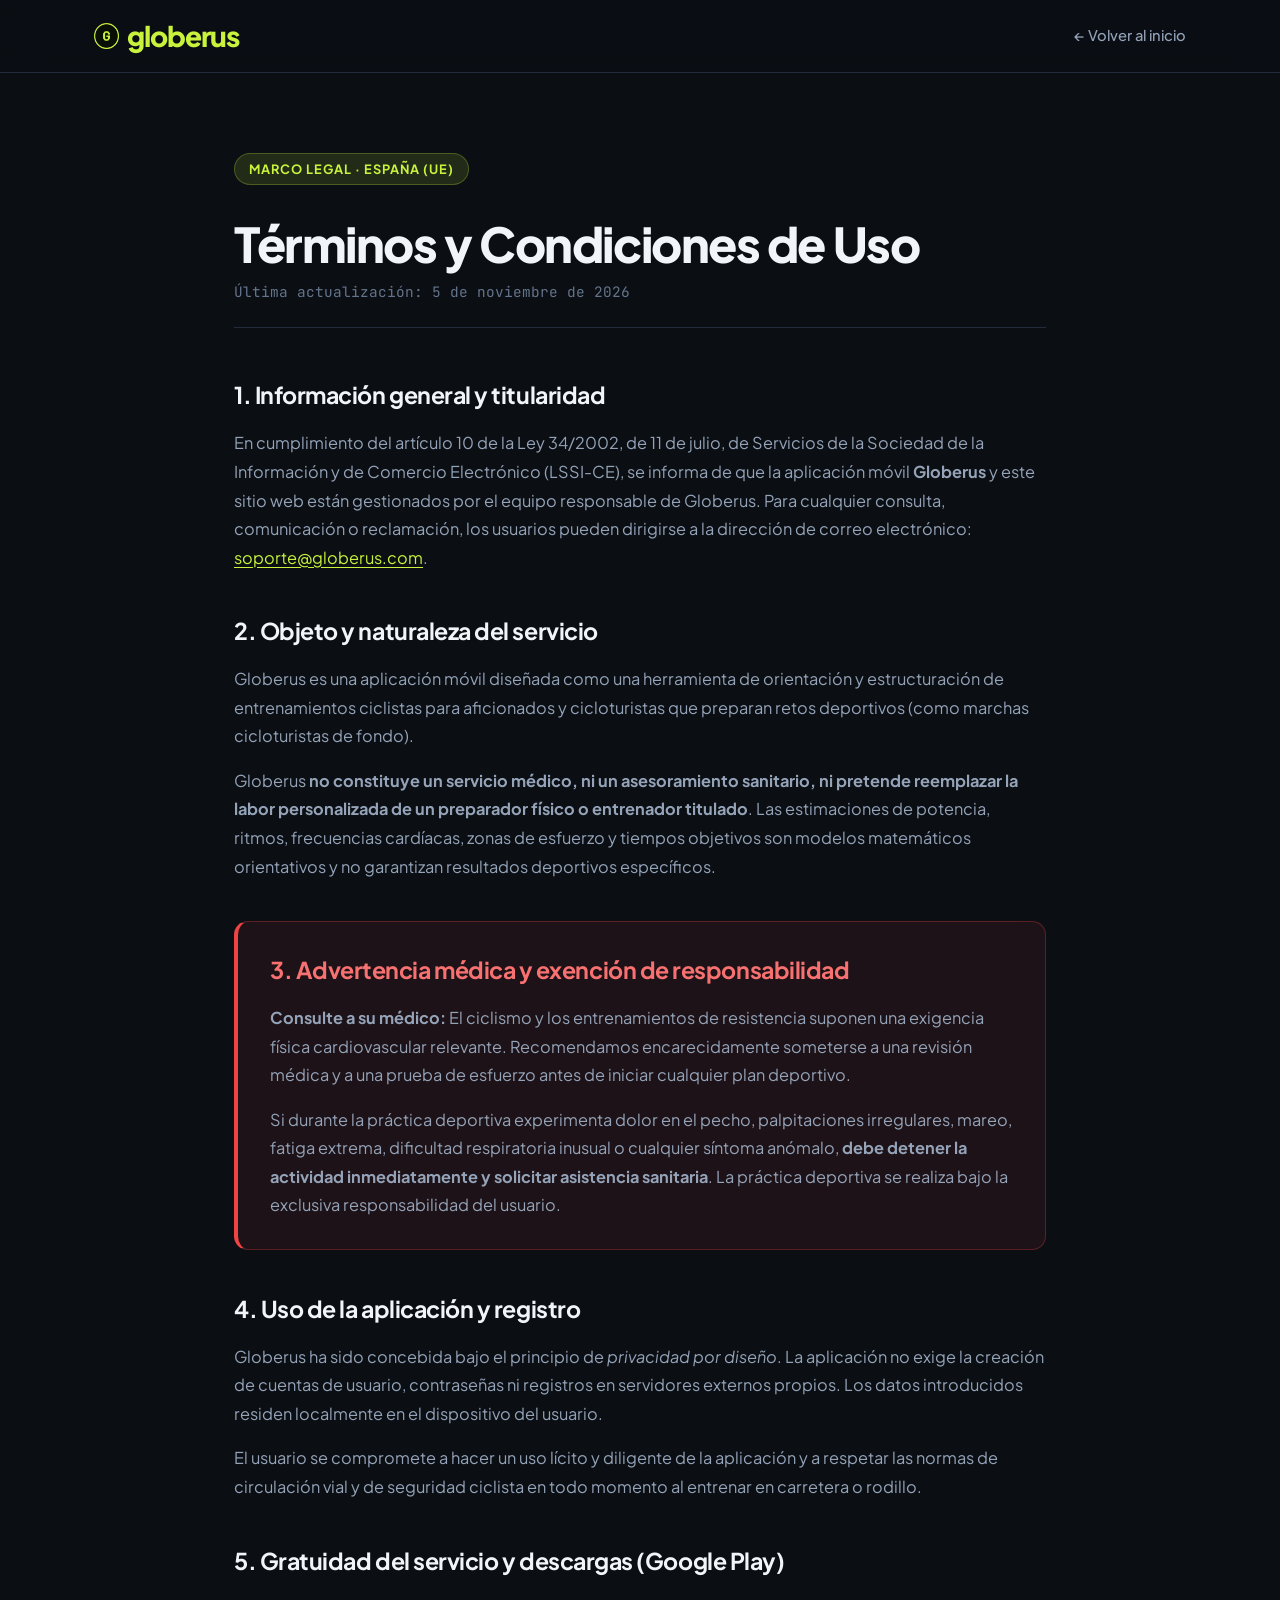
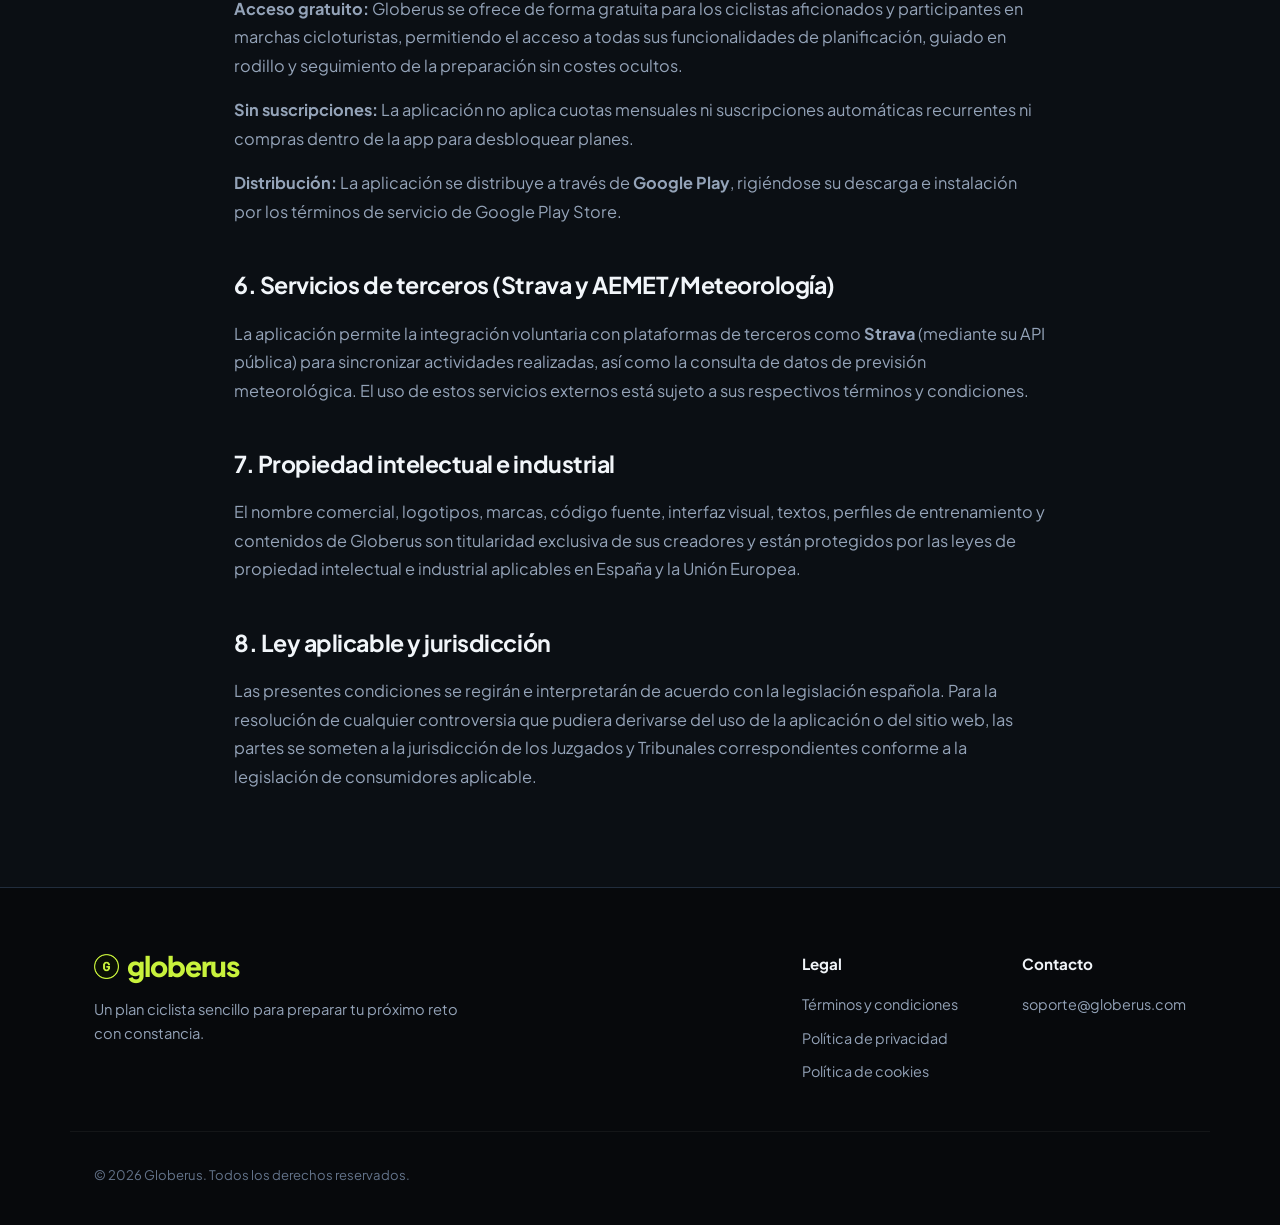
<file: terminos-y-condiciones.html>
<!DOCTYPE html>
<html lang="es">
<head>
  <meta charset="UTF-8">
  <meta name="viewport" content="width=device-width, initial-scale=1.0">
  <title>Términos y Condiciones — Globerus</title>
  <meta name="description" content="Términos y Condiciones de uso de la aplicación móvil y servicios de Globerus conforme a la legislación española.">
  <meta name="theme-color" content="#121820">
  <link rel="stylesheet" href="styles.css">
  <link rel="preconnect" href="https://fonts.googleapis.com">
  <link rel="preconnect" href="https://fonts.gstatic.com" crossorigin>
  <link href="https://fonts.googleapis.com/css2?family=Plus+Jakarta+Sans:wght@400;500;600;700;800&family=JetBrains+Mono:wght@500;700&display=swap" rel="stylesheet">
  <link rel="icon" type="image/png" href="img/logo.png">
  <link rel="apple-touch-icon" href="img/logo.png">
</head>
<body class="legal-page">

  <!-- Header -->
  <header class="header">
    <div class="container header-inner">
      <a href="index.html" class="brand">
        <img src="img/logo.png" alt="Globerus Icon" class="brand-logo-img">
        <span class="logo-text">globerus</span>
      </a>
      <nav class="nav-menu">
        <a href="index.html">← Volver al inicio</a>
      </nav>
    </div>
  </header>

  <!-- Legal Content -->
  <main class="legal-main">
    <div class="container legal-container">
      <span class="pill-label">Marco Legal · España (UE)</span>
      <h1 class="legal-title">Términos y Condiciones de Uso</h1>
      <p class="legal-updated">Última actualización: 5 de noviembre de 2026</p>

      <div class="legal-body">
        <section class="legal-section">
          <h2>1. Información general y titularidad</h2>
          <p>
            En cumplimiento del artículo 10 de la Ley 34/2002, de 11 de julio, de Servicios de la Sociedad de la Información y de Comercio Electrónico (LSSI-CE), se informa de que la aplicación móvil <strong>Globerus</strong> y este sitio web están gestionados por el equipo responsable de Globerus. Para cualquier consulta, comunicación o reclamación, los usuarios pueden dirigirse a la dirección de correo electrónico: <a href="mailto:soporte@globerus.com">soporte@globerus.com</a>.
          </p>
        </section>

        <section class="legal-section">
          <h2>2. Objeto y naturaleza del servicio</h2>
          <p>
            Globerus es una aplicación móvil diseñada como una herramienta de orientación y estructuración de entrenamientos ciclistas para aficionados y cicloturistas que preparan retos deportivos (como marchas cicloturistas de fondo). 
          </p>
          <p>
            Globerus <strong>no constituye un servicio médico, ni un asesoramiento sanitario, ni pretende reemplazar la labor personalizada de un preparador físico o entrenador titulado</strong>. Las estimaciones de potencia, ritmos, frecuencias cardíacas, zonas de esfuerzo y tiempos objetivos son modelos matemáticos orientativos y no garantizan resultados deportivos específicos.
          </p>
        </section>

        <section class="legal-section notice-callout">
          <h2>3. Advertencia médica y exención de responsabilidad</h2>
          <p>
            <strong>Consulte a su médico:</strong> El ciclismo y los entrenamientos de resistencia suponen una exigencia física cardiovascular relevante. Recomendamos encarecidamente someterse a una revisión médica y a una prueba de esfuerzo antes de iniciar cualquier plan deportivo.
          </p>
          <p>
            Si durante la práctica deportiva experimenta dolor en el pecho, palpitaciones irregulares, mareo, fatiga extrema, dificultad respiratoria inusual o cualquier síntoma anómalo, <strong>debe detener la actividad inmediatamente y solicitar asistencia sanitaria</strong>. La práctica deportiva se realiza bajo la exclusiva responsabilidad del usuario.
          </p>
        </section>

        <section class="legal-section">
          <h2>4. Uso de la aplicación y registro</h2>
          <p>
            Globerus ha sido concebida bajo el principio de <em>privacidad por diseño</em>. La aplicación no exige la creación de cuentas de usuario, contraseñas ni registros en servidores externos propios. Los datos introducidos residen localmente en el dispositivo del usuario.
          </p>
          <p>
            El usuario se compromete a hacer un uso lícito y diligente de la aplicación y a respetar las normas de circulación vial y de seguridad ciclista en todo momento al entrenar en carretera o rodillo.
          </p>
        </section>

        <section class="legal-section">
          <h2>5. Gratuidad del servicio y descargas (Google Play)</h2>
          <p>
            <strong>Acceso gratuito:</strong> Globerus se ofrece de forma gratuita para los ciclistas aficionados y participantes en marchas cicloturistas, permitiendo el acceso a todas sus funcionalidades de planificación, guiado en rodillo y seguimiento de la preparación sin costes ocultos.
          </p>
          <p>
            <strong>Sin suscripciones:</strong> La aplicación no aplica cuotas mensuales ni suscripciones automáticas recurrentes ni compras dentro de la app para desbloquear planes.
          </p>
          <p>
            <strong>Distribución:</strong> La aplicación se distribuye a través de <strong>Google Play</strong>, rigiéndose su descarga e instalación por los términos de servicio de Google Play Store.
          </p>
        </section>

        <section class="legal-section">
          <h2>6. Servicios de terceros (Strava y AEMET/Meteorología)</h2>
          <p>
            La aplicación permite la integración voluntaria con plataformas de terceros como <strong>Strava</strong> (mediante su API pública) para sincronizar actividades realizadas, así como la consulta de datos de previsión meteorológica. El uso de estos servicios externos está sujeto a sus respectivos términos y condiciones.
          </p>
        </section>

        <section class="legal-section">
          <h2>7. Propiedad intelectual e industrial</h2>
          <p>
            El nombre comercial, logotipos, marcas, código fuente, interfaz visual, textos, perfiles de entrenamiento y contenidos de Globerus son titularidad exclusiva de sus creadores y están protegidos por las leyes de propiedad intelectual e industrial aplicables en España y la Unión Europea.
          </p>
        </section>

        <section class="legal-section">
          <h2>8. Ley aplicable y jurisdicción</h2>
          <p>
            Las presentes condiciones se regirán e interpretarán de acuerdo con la legislación española. Para la resolución de cualquier controversia que pudiera derivarse del uso de la aplicación o del sitio web, las partes se someten a la jurisdicción de los Juzgados y Tribunales correspondientes conforme a la legislación de consumidores aplicable.
          </p>
        </section>
      </div>
    </div>
  </main>

  <!-- Footer -->
  <footer class="footer">
    <div class="container footer-inner">
      <div class="footer-left">
        <a href="index.html" class="brand">
          <img src="img/logo.png" alt="Globerus Icon" class="brand-logo-img">
          <span class="logo-text">globerus</span>
        </a>
        <p class="footer-slogan">Un plan ciclista sencillo para preparar tu próximo reto con constancia.</p>
      </div>
      <div class="footer-links">
        <div class="footer-col">
          <strong>Legal</strong>
          <a href="terminos-y-condiciones.html">Términos y condiciones</a>
          <a href="politica-de-privacidad.html">Política de privacidad</a>
          <a href="politica-de-cookies.html">Política de cookies</a>
        </div>
        <div class="footer-col">
          <strong>Contacto</strong>
          <a href="mailto:soporte@globerus.com">soporte@globerus.com</a>
        </div>
      </div>
    </div>
    <div class="container footer-bottom">
      <p>© 2026 Globerus. Todos los derechos reservados.</p>
    </div>
  </footer>

</body>
</html>
</file>
<file: styles.css>
/* ==========================================================================
   GLOBERUS — HOJA DE ESTILOS MODERNA (PENSADA PARA CLOUDFLARE PAGES)
   ========================================================================== */

:root {
  /* Paleta Globerus: Asfalto nocturno y Verde Lima Neón */
  --bg-deep: #07090c;
  --bg-main: #0b0f14;
  --bg-card: #121820;
  --bg-card-hover: #17202c;
  --bg-subtle: #192330;
  --border-color: #212d3d;
  --border-light: #2c3c52;

  /* Acento Verde Lima de Globerus */
  --lime: #c8f23c;
  --lime-hover: #d7fa5c;
  --lime-dark: #7a9a12;
  --lime-glow: rgba(200, 242, 60, 0.22);
  --lime-glow-intense: rgba(200, 242, 60, 0.45);

  /* Colores de soporte */
  --strava-orange: #fc4c02;
  --blue-accent: #38bdf8;
  --gold: #f59e0b;
  --success: #22c55e;
  --danger: #ef4444;

  /* Tipografía y texto */
  --text-main: #f1f5f9;
  --text-muted: #94a3b8;
  --text-dim: #64748b;
  --text-on-lime: #090e02;

  /* Dimensiones y radios */
  --radius-sm: 8px;
  --radius-md: 14px;
  --radius-lg: 22px;
  --radius-phone: 38px;
  --container-max: 1140px;

  /* Fuentes */
  --font-sans: 'Plus Jakarta Sans', system-ui, -apple-system, sans-serif;
  --font-mono: 'JetBrains Mono', monospace;
  
  --transition: all 0.25s cubic-bezier(0.16, 1, 0.3, 1);
}

/* Reset y base */
*, *::before, *::after {
  box-sizing: border-box;
  margin: 0;
  padding: 0;
}

html {
  scroll-behavior: smooth;
  font-size: 16px;
  background-color: var(--bg-deep);
}

body {
  font-family: var(--font-sans);
  background-color: var(--bg-main);
  color: var(--text-main);
  line-height: 1.6;
  -webkit-font-smoothing: antialiased;
  -moz-osx-font-smoothing: grayscale;
  overflow-x: hidden;
}

img {
  max-width: 100%;
  height: auto;
  display: block;
}

a {
  color: inherit;
  text-decoration: none;
}

.container {
  width: 100%;
  max-width: var(--container-max);
  margin: 0 auto;
  padding: 0 1.5rem;
}

/* ==========================================================================
   HEADER & NAVBAR
   ========================================================================== */
.header {
  position: sticky;
  top: 0;
  z-index: 100;
  background: rgba(11, 15, 20, 0.85);
  backdrop-filter: blur(16px);
  -webkit-backdrop-filter: blur(16px);
  border-bottom: 1px solid var(--border-color);
  transition: var(--transition);
}

.header-inner {
  display: flex;
  align-items: center;
  justify-content: space-between;
  height: 72px;
}

.brand {
  display: inline-flex;
  align-items: center;
  gap: 8px;
  text-decoration: none;
  font-size: 1.75rem;
}

.brand-logo-img {
  width: 0.9em;
  height: 0.9em;
  display: inline-block;
  vertical-align: middle;
  object-fit: contain;
}

.logo-text {
  font-family: var(--font-sans);
  font-size: 1em;
  font-weight: 800;
  letter-spacing: -0.04em;
  color: var(--lime);
  line-height: 1;
}

.nav-menu {
  display: flex;
  align-items: center;
  gap: 1.5rem;
}

.nav-menu a {
  font-size: 0.92rem;
  font-weight: 500;
  color: var(--text-muted);
  transition: var(--transition);
}

.nav-menu a:hover {
  color: var(--lime);
}

.mobile-toggle {
  display: none;
  background: none;
  border: none;
  cursor: pointer;
  padding: 0.5rem;
  flex-direction: column;
  gap: 5px;
}

.mobile-toggle span {
  display: block;
  width: 24px;
  height: 2px;
  background: var(--text-main);
  border-radius: 2px;
  transition: var(--transition);
}

/* Botones */
.btn {
  display: inline-flex;
  flex-direction: column;
  align-items: center;
  justify-content: center;
  padding: 0.75rem 1.4rem;
  border-radius: var(--radius-sm);
  font-weight: 700;
  font-size: 0.95rem;
  cursor: pointer;
  transition: var(--transition);
  text-align: center;
  border: 1px solid transparent;
}

.btn-nav {
  padding: 0.55rem 1.1rem;
  background: var(--lime);
  color: var(--text-on-lime);
  border-radius: var(--radius-sm);
}

.btn-nav:hover {
  background: var(--lime-hover);
  color: var(--text-on-lime) !important;
  box-shadow: 0 0 15px var(--lime-glow);
}

.btn-primary {
  background: var(--lime);
  color: var(--text-on-lime);
  border: none;
  box-shadow: 0 4px 20px var(--lime-glow);
}

.btn-primary:hover {
  background: var(--lime-hover);
  transform: translateY(-2px);
  box-shadow: 0 8px 30px var(--lime-glow-intense);
}

.btn-secondary {
  background: var(--bg-card);
  color: var(--text-main);
  border: 1px solid var(--border-color);
}

.btn-secondary:hover {
  background: var(--bg-card-hover);
  border-color: var(--border-light);
  transform: translateY(-2px);
}

.btn-lg {
  padding: 1rem 2rem;
  border-radius: var(--radius-md);
}

.btn-icon-row {
  flex-direction: row;
  gap: 0.75rem;
  align-items: center;
  justify-content: center;
}

.android-icon,
.play-icon {
  width: 22px;
  height: 22px;
  flex-shrink: 0;
  fill: currentColor;
}

/* Insignia / Logo de Google Play dentro del botón */
.btn-play-badge-img {
  height: 38px;
  width: auto;
  display: block;
  flex-shrink: 0;
  border-radius: 6px;
  box-shadow: 0 2px 8px rgba(0, 0, 0, 0.35);
}

.btn-google-play {
  gap: 1rem;
  padding: 0.75rem 1.8rem;
}

.btn-text {
  font-size: 1.05rem;
  font-weight: 700;
}

.btn-sub {
  font-size: 0.78rem;
  font-weight: 500;
  opacity: 0.85;
  margin-top: 2px;
}

/* ==========================================================================
   HERO SECTION & 3 MÓVILES
   ========================================================================== */
.hero {
  position: relative;
  padding: 4.5rem 0 5rem;
  background: radial-gradient(circle at 50% 20%, rgba(33, 48, 64, 0.45) 0%, rgba(11, 15, 20, 1) 75%);
  overflow: hidden;
}

.hero-container {
  display: flex;
  flex-direction: column;
  align-items: center;
  text-align: center;
}

.hero-badge {
  display: inline-flex;
  align-items: center;
  gap: 0.5rem;
  background: rgba(200, 242, 60, 0.1);
  border: 1px solid rgba(200, 242, 60, 0.25);
  color: var(--lime);
  padding: 0.35rem 1rem;
  border-radius: 999px;
  font-size: 0.85rem;
  font-weight: 600;
  margin-bottom: 1.5rem;
}

.hero-title {
  font-size: clamp(2.2rem, 5vw, 3.8rem);
  font-weight: 800;
  line-height: 1.15;
  letter-spacing: -0.03em;
  max-width: 900px;
  margin-bottom: 1.5rem;
}

.gradient-text {
  color: var(--lime);
  background: linear-gradient(135deg, #c8f23c 20%, #e8ffa1 100%);
  -webkit-background-clip: text;
  -webkit-text-fill-color: transparent;
}

.hero-desc {
  font-size: clamp(1rem, 2vw, 1.2rem);
  color: var(--text-muted);
  max-width: 760px;
  margin-bottom: 2.2rem;
  line-height: 1.65;
}

.hero-desc strong {
  color: var(--text-main);
}

.hero-actions {
  display: flex;
  gap: 1.2rem;
  margin-bottom: 2rem;
  flex-wrap: wrap;
  justify-content: center;
}

.hero-perks {
  display: flex;
  gap: 1.8rem;
  justify-content: center;
  flex-wrap: wrap;
  margin-bottom: 3.5rem;
  color: var(--text-muted);
  font-size: 0.9rem;
}

.perk-item {
  display: inline-flex;
  align-items: center;
  gap: 0.45rem;
}

.perk-item svg {
  width: 17px;
  height: 17px;
  color: var(--lime);
}

.strava-word {
  color: #FC4C02;
  font-weight: 700;
}

.perk-item strong {
  color: var(--text-main);
}

/* TRÍO DE TELÉFONOS EN PORTADA (HERO PHONES) */
.hero-phones-wrapper {
  position: relative;
  display: flex;
  align-items: flex-end;
  justify-content: center;
  width: 100%;
  max-width: 960px;
  margin: 1.5rem auto 3rem;
  padding: 1.5rem 0 0.5rem;
  perspective: 1200px;
}

.hero-phones-glow {
  position: absolute;
  top: 40%;
  left: 50%;
  transform: translate(-50%, -50%);
  width: 60%;
  height: 320px;
  background: radial-gradient(ellipse at center, rgba(200, 242, 60, 0.18) 0%, rgba(0, 0, 0, 0) 70%);
  filter: blur(40px);
  z-index: 1;
  pointer-events: none;
}

.phone-card {
  position: relative;
  display: flex;
  flex-direction: column;
  align-items: center;
  transition: transform 0.4s cubic-bezier(0.16, 1, 0.3, 1), box-shadow 0.4s ease;
  cursor: pointer;
}

.phone-caption {
  margin-bottom: 0.85rem;
  display: flex;
  flex-direction: column;
  align-items: center;
  gap: 2px;
}

.caption-tag {
  background: var(--bg-card);
  border: 1px solid var(--border-color);
  color: var(--lime);
  font-size: 0.75rem;
  font-weight: 700;
  text-transform: uppercase;
  letter-spacing: 0.05em;
  padding: 0.2rem 0.6rem;
  border-radius: 999px;
}

.caption-text {
  font-size: 0.8rem;
  color: var(--text-muted);
  max-width: 220px;
  line-height: 1.3;
}

/* Teléfono izquierdo */
.phone-left {
  z-index: 2;
  transform: translateX(45px) translateY(35px) scale(0.9) rotate(-5deg);
}

.phone-left:hover {
  transform: translateX(10px) translateY(0) scale(0.96) rotate(-1deg);
  z-index: 5;
}

/* Teléfono centro (protagonista) */
.phone-center {
  z-index: 4;
  transform: scale(1.05);
}

.phone-center:hover {
  transform: scale(1.08) translateY(-6px);
}

.phone-badge-star {
  position: absolute;
  top: -12px;
  background: var(--lime);
  color: var(--text-on-lime);
  font-size: 0.75rem;
  font-weight: 800;
  padding: 0.25rem 0.8rem;
  border-radius: 999px;
  box-shadow: 0 4px 15px rgba(200, 242, 60, 0.5);
  z-index: 10;
  letter-spacing: 0.02em;
}

/* Teléfono derecho */
.phone-right {
  z-index: 2;
  transform: translateX(-45px) translateY(35px) scale(0.9) rotate(5deg);
}

.phone-right:hover {
  transform: translateX(-10px) translateY(0) scale(0.96) rotate(1deg);
  z-index: 5;
}

/* MARCO DE SMARTPHONE (MOCKUP) */
.phone-mockup {
  position: relative;
  width: 270px;
  height: 560px;
  background: #11161d;
  border: 8px solid #1c2633;
  border-radius: var(--radius-phone);
  box-shadow: 0 25px 60px -15px rgba(0, 0, 0, 0.8), 0 0 25px rgba(200, 242, 60, 0.1);
  overflow: hidden;
  display: flex;
  flex-direction: column;
}

.phone-center .phone-mockup {
  box-shadow: 0 30px 70px -15px rgba(0, 0, 0, 0.9), 0 0 45px rgba(200, 242, 60, 0.25);
  border-color: #253346;
}

.phone-notch {
  position: absolute;
  top: 10px;
  left: 50%;
  transform: translateX(-50%);
  width: 70px;
  height: 18px;
  background: #000000;
  border-radius: 20px;
  z-index: 10;
}

.phone-screen {
  width: 100%;
  height: 100%;
  overflow: hidden;
  background: #000;
}

.phone-screen img {
  width: 100%;
  height: 100%;
  object-fit: cover;
  object-position: top;
  display: block;
}

.phone-mockup.sm {
  width: 250px;
  height: 520px;
  border-radius: 32px;
  border-width: 7px;
}

/* Frase destacada del hero */
.hero-quote-box {
  display: inline-flex;
  flex-direction: column;
  align-items: center;
  background: rgba(18, 24, 32, 0.7);
  border: 1px solid var(--border-color);
  border-left: 3px solid var(--lime);
  border-radius: var(--radius-md);
  padding: 1.2rem 2rem;
  max-width: 650px;
  margin-top: 1rem;
}

.quote-symbol {
  font-family: serif;
  font-size: 2.2rem;
  line-height: 1;
  color: var(--lime);
}

.quote-text {
  font-size: 1.15rem;
  font-weight: 700;
  color: var(--text-main);
  margin: 0.2rem 0;
}

.quote-author {
  font-size: 0.85rem;
  color: var(--text-muted);
}

/* ==========================================================================
   SECCIONES GENERALES
   ========================================================================== */
.section {
  padding: 5.5rem 0;
  position: relative;
}

.section-darker {
  background-color: var(--bg-deep);
}

.section-header {
  text-align: center;
  max-width: 720px;
  margin: 0 auto 3.8rem;
}

.pill-label {
  display: inline-block;
  background: rgba(200, 242, 60, 0.12);
  color: var(--lime);
  font-size: 0.8rem;
  font-weight: 700;
  text-transform: uppercase;
  letter-spacing: 0.08em;
  padding: 0.3rem 0.85rem;
  border-radius: 999px;
  margin-bottom: 0.85rem;
  border: 1px solid rgba(200, 242, 60, 0.25);
}

.section-header h2 {
  font-size: clamp(1.9rem, 3.5vw, 2.7rem);
  font-weight: 800;
  letter-spacing: -0.03em;
  margin-bottom: 1rem;
  line-height: 1.2;
}

.section-subtitle {
  color: var(--text-muted);
  font-size: 1.05rem;
  line-height: 1.6;
}

/* ==========================================================================
   FILOSOFÍA GLOBERA: COMPARATIVA LADO A LADO
   ========================================================================== */
.philosophy-mantra {
  max-width: 760px;
  margin: -1.3rem auto 3rem;
  padding: 1.25rem 1.5rem;
  display: flex;
  flex-direction: column;
  align-items: center;
  gap: 0.35rem;
  text-align: center;
  background: rgba(200, 242, 60, 0.07);
  border: 1px solid rgba(200, 242, 60, 0.28);
  border-radius: var(--radius-md);
}

.philosophy-mantra strong {
  color: var(--lime);
  font-size: 1.15rem;
  font-weight: 800;
}

.philosophy-mantra span {
  color: var(--text-main);
  line-height: 1.5;
}

.comparison-grid {
  display: grid;
  grid-template-columns: 1fr 1fr;
  gap: 2rem;
}

.comp-card {
  padding: 2.5rem 2rem;
  border-radius: var(--radius-lg);
  position: relative;
  border: 1px solid var(--border-color);
  background: var(--bg-card);
}

.comp-card-pro {
  background: rgba(18, 24, 32, 0.6);
  border-color: rgba(239, 68, 68, 0.2);
}

.comp-card-globerus {
  background: linear-gradient(180deg, #151d27 0%, #10161f 100%);
  border-color: rgba(200, 242, 60, 0.35);
  box-shadow: 0 10px 40px -10px rgba(200, 242, 60, 0.12);
}

.comp-badge {
  display: inline-block;
  padding: 0.3rem 0.8rem;
  border-radius: 999px;
  font-size: 0.8rem;
  font-weight: 700;
  margin-bottom: 1.2rem;
}

.comp-badge.bad {
  background: rgba(239, 68, 68, 0.15);
  color: #f87171;
  border: 1px solid rgba(239, 68, 68, 0.3);
}

.comp-badge.good {
  background: rgba(200, 242, 60, 0.15);
  color: var(--lime);
  border: 1px solid rgba(200, 242, 60, 0.35);
}

.comp-card h3 {
  font-size: 1.45rem;
  font-weight: 800;
  margin-bottom: 1.5rem;
  letter-spacing: -0.02em;
}

.comp-list {
  list-style: none;
  display: flex;
  flex-direction: column;
  gap: 1.1rem;
}

.comp-list li {
  display: flex;
  align-items: flex-start;
  gap: 0.85rem;
  font-size: 0.95rem;
  color: var(--text-muted);
  line-height: 1.5;
}

.comp-list strong {
  color: var(--text-main);
}

.icon-cross {
  color: #f87171;
  font-weight: bold;
  font-size: 1.1rem;
  line-height: 1.2;
}

.icon-check {
  color: var(--lime);
  font-weight: bold;
  font-size: 1.1rem;
  line-height: 1.2;
}

/* ==========================================================================
   FEATURE ROWS (PANTALLAS EN DETALLE)
   ========================================================================== */
.feature-row {
  display: grid;
  grid-template-columns: 1fr 1fr;
  gap: 4rem;
  align-items: center;
  margin-bottom: 5.5rem;
}

.feature-row.reverse {
  direction: rtl;
}

.feature-row.reverse > * {
  direction: ltr;
}

.feature-info {
  display: flex;
  flex-direction: column;
  gap: 1rem;
}

.feature-number {
  font-family: var(--font-mono);
  font-size: 1.8rem;
  font-weight: 700;
  color: var(--lime-dark);
}

.feature-tag {
  color: var(--lime);
  font-weight: 700;
  font-size: 0.85rem;
  text-transform: uppercase;
  letter-spacing: 0.05em;
}

.feature-info h3 {
  font-size: 1.85rem;
  font-weight: 800;
  letter-spacing: -0.02em;
  line-height: 1.25;
}

.feature-info p {
  color: var(--text-muted);
  font-size: 1rem;
  line-height: 1.6;
}

.feature-points {
  list-style: none;
  display: flex;
  flex-direction: column;
  gap: 0.75rem;
  margin-top: 0.5rem;
}

.feature-points li {
  position: relative;
  padding-left: 1.4rem;
  font-size: 0.95rem;
  color: var(--text-muted);
  line-height: 1.5;
}

.feature-points li::before {
  content: "→";
  position: absolute;
  left: 0;
  color: var(--lime);
  font-weight: bold;
}

.feature-points strong {
  color: var(--text-main);
}

.feature-media {
  display: flex;
  align-items: center;
  justify-content: center;
  gap: 1.5rem;
}

.feature-media.two-phones {
  gap: 1rem;
}

.single-phone {
  display: flex;
  flex-direction: column;
  align-items: center;
  gap: 0.5rem;
  cursor: pointer;
  transition: transform 0.3s ease;
}

.single-phone:hover {
  transform: translateY(-5px);
}

.single-phone:hover .phone-mockup {
  border-color: rgba(200, 242, 60, 0.4);
  box-shadow: 0 20px 45px rgba(0, 0, 0, 0.8), 0 0 25px rgba(200, 242, 60, 0.2);
}

.zoom-hint {
  font-size: 0.75rem;
  color: var(--text-dim);
  font-weight: 600;
  transition: color 0.2s;
}

.single-phone:hover .zoom-hint {
  color: var(--lime);
}

/* ==========================================================================
   MODOS DE ENTRENO: PESTAÑAS INTERACTIVAS
   ========================================================================== */
.modos-tabs {
  display: flex;
  justify-content: center;
  gap: 1rem;
  margin-bottom: 2.5rem;
  flex-wrap: wrap;
}

.modo-tab-btn {
  background: var(--bg-card);
  border: 1px solid var(--border-color);
  color: var(--text-muted);
  padding: 0.85rem 1.6rem;
  border-radius: var(--radius-md);
  font-family: var(--font-sans);
  cursor: pointer;
  display: flex;
  flex-direction: column;
  align-items: center;
  gap: 4px;
  min-width: 190px;
  transition: var(--transition);
}

.modo-tab-btn .tab-icon {
  font-size: 1.4rem;
}

.modo-tab-btn .tab-title {
  font-size: 1rem;
  font-weight: 700;
  color: var(--text-main);
}

.modo-tab-btn .tab-badge {
  font-size: 0.75rem;
  color: var(--lime);
  font-weight: 600;
}

.modo-tab-btn:hover {
  border-color: var(--border-light);
  background: var(--bg-card-hover);
}

.modo-tab-btn.active {
  background: #192330;
  border-color: var(--lime);
  box-shadow: 0 0 20px var(--lime-glow);
}

.modo-content {
  display: none;
}

.modo-content.active {
  display: block;
  animation: fadeIn 0.35s ease;
}

@keyframes fadeIn {
  from { opacity: 0; transform: translateY(10px); }
  to { opacity: 1; transform: translateY(0); }
}

.modo-grid {
  display: grid;
  grid-template-columns: 1.2fr 0.8fr;
  gap: 3rem;
  align-items: center;
  background: var(--bg-card);
  border: 1px solid var(--border-color);
  padding: 3rem 2.5rem;
  border-radius: var(--radius-lg);
  max-width: 100%;
  box-sizing: border-box;
}

.modo-desc-box {
  display: flex;
  flex-direction: column;
  gap: 1rem;
}

.modo-tag {
  color: var(--lime);
  font-weight: 700;
  font-size: 0.85rem;
  text-transform: uppercase;
  letter-spacing: 0.05em;
}

.modo-desc-box h3 {
  font-size: 1.7rem;
  font-weight: 800;
  letter-spacing: -0.02em;
}

.modo-desc-box p {
  color: var(--text-muted);
  font-size: 1rem;
}

.scale-table {
  background: var(--bg-subtle);
  border-radius: var(--radius-sm);
  border: 1px solid var(--border-color);
  margin-top: 0.5rem;
  overflow: hidden;
  max-width: 100%;
  box-sizing: border-box;
}

.scale-row {
  display: flex;
  align-items: center;
  padding: 0.65rem 1rem;
  border-bottom: 1px solid rgba(255, 255, 255, 0.05);
  font-size: 0.88rem;
  gap: 0.85rem;
  word-break: break-word;
  overflow-wrap: anywhere;
}

.scale-row:last-child {
  border-bottom: none;
}

.scale-num {
  font-family: var(--font-mono);
  font-weight: 700;
  padding: 0.2rem 0.5rem;
  border-radius: 4px;
  min-width: 55px;
  text-align: center;
  font-size: 0.8rem;
  flex-shrink: 0;
}

.num-easy { background: rgba(34, 197, 94, 0.2); color: #4ade80; }
.num-mid { background: rgba(56, 189, 248, 0.2); color: #38bdf8; }
.num-tempo { background: rgba(245, 158, 11, 0.2); color: #fbbf24; }
.num-hard { background: rgba(249, 115, 22, 0.2); color: #fb923c; }
.num-max { background: rgba(239, 68, 68, 0.2); color: #f87171; }

.scale-txt {
  color: var(--text-muted);
  min-width: 0;
  flex: 1;
}

.scale-txt strong {
  color: var(--text-main);
}

.scale-footer {
  font-size: 0.85rem !important;
  color: var(--text-dim) !important;
  font-style: italic;
}

.modo-img-box {
  display: flex;
  justify-content: center;
  gap: 1rem;
  max-width: 100%;
  flex-wrap: wrap;
}

/* ==========================================================================
   CÓMO FUNCIONA & PASOS
   ========================================================================== */
.steps-grid {
  display: grid;
  grid-template-columns: repeat(4, 1fr);
  gap: 1.5rem;
  margin-bottom: 3rem;
}

.step-card {
  background: var(--bg-card);
  border: 1px solid var(--border-color);
  border-radius: var(--radius-md);
  padding: 1.8rem 1.4rem;
  position: relative;
  transition: var(--transition);
}

.step-card:hover {
  transform: translateY(-4px);
  border-color: var(--border-light);
  background: var(--bg-card-hover);
}

.step-badge {
  display: inline-block;
  background: var(--bg-subtle);
  color: var(--lime);
  font-family: var(--font-mono);
  font-size: 0.75rem;
  font-weight: 700;
  padding: 0.2rem 0.6rem;
  border-radius: 4px;
  margin-bottom: 0.75rem;
}

.step-icon {
  font-size: 1.8rem;
  margin-bottom: 0.5rem;
}

.step-card h4 {
  font-size: 1.15rem;
  font-weight: 700;
  margin-bottom: 0.5rem;
}

.step-card p {
  font-size: 0.88rem;
  color: var(--text-muted);
  line-height: 1.5;
}

/* Reglas de oro */
.plan-rules-box {
  background: linear-gradient(180deg, #131a24 0%, #0e141c 100%);
  border: 1px solid var(--border-color);
  border-radius: var(--radius-lg);
  padding: 2.5rem;
}

.plan-rules-box h3 {
  font-size: 1.35rem;
  font-weight: 800;
  margin-bottom: 1.5rem;
  text-align: center;
  color: var(--lime);
}

.rules-grid {
  display: grid;
  grid-template-columns: 1fr 1fr;
  gap: 1.5rem;
}

.rule-item {
  background: rgba(255, 255, 255, 0.02);
  border-left: 3px solid var(--lime);
  padding: 0.85rem 1.2rem;
  font-size: 0.95rem;
  color: var(--text-muted);
  line-height: 1.5;
}

.rule-item strong {
  color: var(--text-main);
  display: block;
  margin-bottom: 0.2rem;
}

/* ==========================================================================
   PREGUNTAS FRECUENTES (FAQ ACORDEÓN)
   ========================================================================== */
.faq-container {
  max-width: 820px;
  margin: 0 auto 3.5rem;
  display: flex;
  flex-direction: column;
  gap: 1rem;
}

.faq-item {
  background: var(--bg-card);
  border: 1px solid var(--border-color);
  border-radius: var(--radius-md);
  overflow: hidden;
  transition: var(--transition);
}

.faq-item:hover {
  border-color: var(--border-light);
}

.faq-item[open] {
  border-color: rgba(200, 242, 60, 0.3);
  background: #141b24;
}

.faq-question {
  display: flex;
  justify-content: space-between;
  align-items: center;
  padding: 1.25rem 1.6rem;
  cursor: pointer;
  font-weight: 700;
  font-size: 1.05rem;
  color: var(--text-main);
  user-select: none;
  list-style: none;
}

.faq-question::-webkit-details-marker {
  display: none;
}

.faq-icon {
  font-size: 1.4rem;
  color: var(--lime);
  font-weight: 400;
  transition: transform 0.2s ease;
}

.faq-item[open] .faq-icon {
  transform: rotate(45deg);
}

.faq-answer {
  padding: 0 1.6rem 1.5rem;
  color: var(--text-muted);
  font-size: 0.95rem;
  line-height: 1.6;
}

.faq-answer strong {
  color: var(--text-main);
}

.faq-mail-link {
  color: var(--lime);
  text-decoration: underline;
  font-weight: 600;
}

/* Tarjeta de soporte */
.support-card {
  max-width: 820px;
  margin: 0 auto;
  background: linear-gradient(135deg, #182330 0%, #111822 100%);
  border: 1px solid var(--border-color);
  border-radius: var(--radius-lg);
  padding: 2.2rem;
  display: flex;
  align-items: center;
  justify-content: space-between;
  gap: 2rem;
  flex-wrap: wrap;
}

.support-info h3 {
  font-size: 1.25rem;
  font-weight: 700;
  margin-bottom: 0.4rem;
}

.support-info p {
  color: var(--text-muted);
  font-size: 0.92rem;
  max-width: 500px;
}

/* ==========================================================================
   PRICING & PRUEBA GRATIS
   ========================================================================== */
.pricing-wrapper {
  max-width: 760px;
  margin: 0 auto;
}

.pricing-card {
  background: linear-gradient(180deg, #151e2a 0%, #101620 100%);
  border: 2px solid rgba(200, 242, 60, 0.4);
  box-shadow: 0 20px 60px -15px rgba(200, 242, 60, 0.2), 0 0 30px rgba(0, 0, 0, 0.5);
  border-radius: var(--radius-lg);
  padding: 3.5rem 3rem;
  text-align: center;
}

.pricing-header h2 {
  font-size: clamp(1.8rem, 3vw, 2.4rem);
  font-weight: 800;
  letter-spacing: -0.02em;
  margin: 1rem 0 0.8rem;
  line-height: 1.2;
}

.pricing-header p {
  color: var(--text-muted);
  font-size: 1rem;
  max-width: 580px;
  margin: 0 auto 2.5rem;
}

.price-box {
  display: flex;
  align-items: baseline;
  justify-content: center;
  gap: 0.35rem;
  margin-bottom: 0.5rem;
}

.price-currency {
  font-size: 2.2rem;
  font-weight: 800;
  color: var(--lime);
}

.price-val {
  font-size: 4.8rem;
  font-weight: 800;
  color: var(--lime);
  line-height: 1;
  letter-spacing: -0.04em;
}

.price-period {
  font-size: 1.05rem;
  color: var(--text-muted);
  font-weight: 600;
}

.price-guarantee {
  color: var(--text-main);
  font-size: 1rem;
  font-weight: 600;
  margin-bottom: 2.5rem;
}

.pricing-features {
  list-style: none;
  max-width: 520px;
  margin: 0 auto 2.5rem;
  display: flex;
  flex-direction: column;
  gap: 0.9rem;
  text-align: left;
}

.pricing-features li {
  display: flex;
  align-items: center;
  gap: 0.75rem;
  color: var(--text-muted);
  font-size: 0.95rem;
}

.pricing-features li span {
  color: var(--lime);
  font-weight: 800;
  font-size: 1.1rem;
}

.pricing-features strong {
  color: var(--text-main);
}

.pricing-cta-box {
  display: flex;
  flex-direction: column;
  align-items: center;
  gap: 0.9rem;
}

.cta-note {
  font-size: 0.82rem;
  color: var(--text-dim);
  max-width: 480px;
}

.cta-note em {
  color: var(--text-muted);
  font-style: normal;
}

/* ==========================================================================
   AVISO MÉDICO
   ========================================================================== */
.section-notice {
  padding: 1.5rem 0 3.5rem;
}

.notice-card {
  display: flex;
  align-items: flex-start;
  gap: 1.2rem;
  background: rgba(245, 158, 11, 0.08);
  border: 1px solid rgba(245, 158, 11, 0.25);
  border-radius: var(--radius-md);
  padding: 1.4rem 1.8rem;
  font-size: 0.88rem;
  color: #fde68a;
  line-height: 1.6;
}

.notice-icon {
  font-size: 1.4rem;
  line-height: 1;
}

.notice-text strong {
  color: #ffffff;
}

/* ==========================================================================
   FOOTER
   ========================================================================== */
.footer {
  background: var(--bg-deep);
  border-top: 1px solid var(--border-color);
  padding: 4rem 0 2.5rem;
}

.footer-inner {
  display: flex;
  justify-content: space-between;
  gap: 3rem;
  flex-wrap: wrap;
  margin-bottom: 3rem;
}

.footer-left {
  max-width: 380px;
}

.footer-slogan {
  color: var(--text-muted);
  font-size: 0.92rem;
  margin: 0.8rem 0 0.5rem;
}

.footer-version {
  font-family: var(--font-mono);
  font-size: 0.8rem;
  color: var(--text-dim);
}

.footer-links {
  display: flex;
  gap: 4rem;
  flex-wrap: wrap;
}

.footer-col {
  display: flex;
  flex-direction: column;
  gap: 0.65rem;
  font-size: 0.9rem;
}

.footer-col strong {
  color: var(--text-main);
  font-size: 0.95rem;
  margin-bottom: 0.4rem;
}

.footer-col a {
  color: var(--text-muted);
  transition: var(--transition);
}

.footer-col a:hover {
  color: var(--lime);
}

.footer-bottom {
  display: flex;
  justify-content: space-between;
  align-items: center;
  padding-top: 2rem;
  border-top: 1px solid rgba(255, 255, 255, 0.05);
  font-size: 0.82rem;
  color: var(--text-dim);
  flex-wrap: wrap;
  gap: 1rem;
}

.cf-badge {
  background: var(--bg-card);
  padding: 0.3rem 0.75rem;
  border-radius: 999px;
  border: 1px solid var(--border-color);
  color: var(--text-muted);
  font-weight: 500;
}

/* ==========================================================================
   MODAL / LIGHTBOX
   ========================================================================== */
/* ==========================================================================
   PÁGINAS LEGALES (Términos, Privacidad, Cookies)
   ========================================================================== */
.legal-page {
  background-color: var(--bg-main);
  color: var(--text-main);
}

.legal-main {
  padding: 5rem 0 6rem;
}

.legal-container {
  max-width: 860px;
  margin: 0 auto;
}

.legal-title {
  font-size: clamp(2.2rem, 4vw, 3rem);
  font-weight: 800;
  letter-spacing: -0.03em;
  margin: 1rem 0 0.5rem;
  line-height: 1.2;
}

.legal-updated {
  color: var(--text-dim);
  font-size: 0.9rem;
  font-family: var(--font-mono);
  margin-bottom: 3rem;
  padding-bottom: 1.5rem;
  border-bottom: 1px solid var(--border-color);
}

.legal-body {
  display: flex;
  flex-direction: column;
  gap: 2.5rem;
}

.legal-section h2 {
  font-size: 1.45rem;
  font-weight: 700;
  color: var(--text-main);
  margin-bottom: 1rem;
  letter-spacing: -0.02em;
}

.legal-section p {
  color: var(--text-muted);
  font-size: 1.02rem;
  line-height: 1.75;
  margin-bottom: 1rem;
}

.legal-section p:last-child {
  margin-bottom: 0;
}

.legal-section ul {
  list-style: none;
  padding-left: 0;
  display: flex;
  flex-direction: column;
  gap: 0.75rem;
  margin: 1rem 0;
}

.legal-section ul li {
  position: relative;
  padding-left: 1.5rem;
  color: var(--text-muted);
  font-size: 0.98rem;
  line-height: 1.6;
}

.legal-section ul li::before {
  content: "•";
  position: absolute;
  left: 0.3rem;
  color: var(--lime);
  font-weight: bold;
}

.legal-section a {
  color: var(--lime);
  text-decoration: underline;
  text-underline-offset: 3px;
  transition: var(--transition);
}

.legal-section a:hover {
  color: var(--lime-hover);
}

.highlight-box {
  background: var(--bg-card);
  border: 1px solid rgba(200, 242, 60, 0.25);
  border-left: 4px solid var(--lime);
  border-radius: var(--radius-md);
  padding: 1.8rem 2rem;
}

.notice-callout {
  background: rgba(239, 68, 68, 0.08);
  border: 1px solid rgba(239, 68, 68, 0.3);
  border-left: 4px solid #ef4444;
  border-radius: var(--radius-md);
  padding: 1.8rem 2rem;
}

.notice-callout h2 {
  color: #f87171;
}

/* ==========================================================================
   MODAL / LIGHTBOX
   ========================================================================== */
/* ==========================================================================
   PÁGINA DE INSTRUCCIONES CSV & TABLAS
   ========================================================================== */
.import-steps-list {
  padding-left: 1.5rem;
  display: flex;
  flex-direction: column;
  gap: 1.1rem;
  margin: 1.2rem 0;
  color: var(--text-muted);
}

.import-steps-list li strong {
  color: var(--text-main);
}

.btn-download-inline {
  display: inline-flex;
  align-items: center;
  gap: 0.5rem;
  margin-top: 0.5rem;
  padding: 0.45rem 0.95rem;
  background: rgba(200, 242, 60, 0.12);
  border: 1px solid var(--lime);
  color: var(--lime) !important;
  border-radius: var(--radius-sm);
  font-weight: 700;
  font-size: 0.88rem;
  text-decoration: none !important;
  transition: var(--transition);
}

.btn-download-inline:hover {
  background: var(--lime);
  color: var(--text-on-lime) !important;
  transform: translateY(-2px);
}

.import-notice-box {
  background: rgba(245, 158, 11, 0.1);
  border: 1px solid rgba(245, 158, 11, 0.35);
  border-left: 4px solid var(--gold);
  border-radius: var(--radius-md);
  padding: 1.25rem 1.5rem;
  color: #fcd34d;
  font-size: 0.95rem;
  line-height: 1.6;
  margin-top: 1.5rem;
}

.ai-prompt-section {
  margin: 2.5rem 0;
}

.ai-banner {
  background: linear-gradient(180deg, #16202c 0%, #10161f 100%);
  border: 2px solid var(--lime);
  border-radius: var(--radius-lg);
  padding: 2.2rem;
  box-shadow: 0 15px 40px rgba(0, 0, 0, 0.5), 0 0 30px rgba(200, 242, 60, 0.15);
}

.ai-tag {
  display: inline-block;
  background: var(--lime);
  color: var(--text-on-lime);
  font-weight: 800;
  font-size: 0.82rem;
  padding: 0.25rem 0.75rem;
  border-radius: 999px;
  text-transform: uppercase;
  letter-spacing: 0.04em;
  margin-bottom: 0.85rem;
}

.ai-title {
  font-size: 1.65rem;
  font-weight: 800;
  color: #ffffff;
  margin-bottom: 0.75rem;
  letter-spacing: -0.02em;
}

.ai-desc {
  font-size: 1rem;
  color: var(--text-muted);
  line-height: 1.6;
  margin-bottom: 1.5rem;
}

.prompt-box-wrapper {
  background: #090d12;
  border: 1px solid var(--border-color);
  border-radius: var(--radius-md);
  overflow: hidden;
}

.prompt-box-header {
  display: flex;
  justify-content: space-between;
  align-items: center;
  padding: 0.85rem 1.25rem;
  background: #111822;
  border-bottom: 1px solid var(--border-color);
  font-size: 0.88rem;
  font-weight: 700;
  color: var(--text-main);
}

.btn-copy-prompt {
  background: var(--lime);
  color: var(--text-on-lime);
  border: none;
  font-weight: 800;
  font-size: 0.85rem;
  padding: 0.45rem 1rem;
  border-radius: var(--radius-sm);
  cursor: pointer;
  transition: var(--transition);
}

.btn-copy-prompt:hover {
  background: var(--lime-hover);
  transform: scale(1.04);
}

.prompt-code-block {
  padding: 1.25rem;
  max-height: 380px;
  overflow-y: auto;
  font-family: var(--font-mono);
  font-size: 0.82rem;
  line-height: 1.55;
  color: #d1d5db;
  white-space: pre-wrap;
  word-break: break-word;
}

.copy-success-msg {
  margin-top: 1rem;
  padding: 0.75rem 1rem;
  background: rgba(34, 197, 94, 0.15);
  border: 1px solid rgba(34, 197, 94, 0.4);
  color: #4ade80;
  font-weight: 700;
  font-size: 0.9rem;
  border-radius: var(--radius-sm);
  text-align: center;
}

.table-responsive-box {
  width: 100%;
  overflow-x: auto;
  margin: 1.5rem 0;
  border: 1px solid var(--border-color);
  border-radius: var(--radius-md);
}

.csv-table {
  width: 100%;
  border-collapse: collapse;
  text-align: left;
  font-size: 0.92rem;
  background: var(--bg-card);
}

.csv-table th {
  background: #151d27;
  color: var(--text-main);
  font-weight: 700;
  padding: 0.9rem 1.1rem;
  border-bottom: 1px solid var(--border-color);
  white-space: nowrap;
}

.csv-table td {
  padding: 0.85rem 1.1rem;
  border-bottom: 1px solid rgba(255, 255, 255, 0.05);
  color: var(--text-muted);
  vertical-align: top;
  line-height: 1.5;
}

.csv-table tr:last-child td {
  border-bottom: none;
}

.csv-table code {
  background: #090d12;
  color: var(--lime);
  font-family: var(--font-mono);
  font-size: 0.82rem;
  padding: 0.15rem 0.45rem;
  border-radius: 4px;
  border: 1px solid rgba(255, 255, 255, 0.08);
}

.badge-req {
  background: rgba(239, 68, 68, 0.2);
  color: #f87171;
  font-weight: 800;
  font-size: 0.75rem;
  padding: 0.2rem 0.5rem;
  border-radius: 4px;
}

.badge-opt {
  background: rgba(100, 116, 139, 0.2);
  color: var(--text-dim);
  font-weight: 700;
  font-size: 0.75rem;
  padding: 0.2rem 0.5rem;
  border-radius: 4px;
}

.table-note {
  font-size: 0.85rem;
  color: var(--text-dim);
  font-style: italic;
  margin-top: 0.5rem;
}

.import-info-box {
  background: var(--bg-card);
  border: 1px solid var(--border-color);
  border-radius: var(--radius-md);
  padding: 1.8rem;
  margin-top: 1.8rem;
}

.import-info-box h4 {
  font-size: 1.15rem;
  color: var(--text-main);
  margin-bottom: 0.75rem;
}

.text-warning {
  color: #fbbf24 !important;
  margin-top: 1rem;
}

.text-danger {
  color: #f87171 !important;
}

.modal-backdrop {
  position: fixed;
  top: 0;
  left: 0;
  width: 100%;
  height: 100%;
  background: rgba(0, 0, 0, 0.88);
  backdrop-filter: blur(10px);
  -webkit-backdrop-filter: blur(10px);
  display: flex;
  align-items: center;
  justify-content: center;
  z-index: 1000;
  opacity: 0;
  pointer-events: none;
  transition: opacity 0.25s ease;
  padding: 1.5rem;
}

.modal-backdrop.open {
  opacity: 1;
  pointer-events: auto;
}

.modal-content {
  position: relative;
  max-width: 420px;
  max-height: 90vh;
  display: flex;
  flex-direction: column;
  align-items: center;
}

.modal-content img {
  max-height: 82vh;
  width: auto;
  border-radius: 24px;
  border: 6px solid #1c2633;
  box-shadow: 0 25px 60px rgba(0, 0, 0, 0.9);
}

.modal-close {
  position: absolute;
  top: -15px;
  right: -15px;
  width: 36px;
  height: 36px;
  border-radius: 50%;
  background: var(--lime);
  color: var(--text-on-lime);
  border: none;
  font-size: 1.1rem;
  font-weight: 800;
  cursor: pointer;
  display: flex;
  align-items: center;
  justify-content: center;
  box-shadow: 0 4px 15px rgba(0, 0, 0, 0.5);
  transition: var(--transition);
}

.modal-close:hover {
  transform: scale(1.1);
  background: #ffffff;
}

.modal-caption {
  margin-top: 0.85rem;
  color: var(--text-main);
  font-weight: 600;
  font-size: 0.95rem;
}

/* Modal Informativo: Próximamente disponible */
.launch-modal-card {
  position: relative;
  background: #111720;
  border: 1px solid var(--border-color);
  border-radius: var(--radius-lg);
  padding: 2.5rem 2rem;
  max-width: 480px;
  width: 90%;
  text-align: center;
  box-shadow: 0 25px 60px rgba(0, 0, 0, 0.9), 0 0 40px rgba(200, 242, 60, 0.15);
  animation: popIn 0.25s cubic-bezier(0.16, 1, 0.3, 1);
}

@keyframes popIn {
  from {
    transform: scale(0.92) translateY(10px);
    opacity: 0;
  }
  to {
    transform: scale(1) translateY(0);
    opacity: 1;
  }
}

.launch-badge {
  display: inline-block;
  background: rgba(200, 242, 60, 0.15);
  color: var(--lime);
  font-size: 0.8rem;
  font-weight: 800;
  text-transform: uppercase;
  letter-spacing: 0.05em;
  padding: 0.3rem 0.8rem;
  border-radius: 999px;
  margin-bottom: 1rem;
  border: 1px solid rgba(200, 242, 60, 0.3);
}

.launch-title {
  font-size: 1.5rem;
  font-weight: 800;
  color: var(--text-main);
  margin-bottom: 0.75rem;
  line-height: 1.25;
}

.launch-desc {
  font-size: 0.98rem;
  color: var(--text-muted);
  line-height: 1.55;
  margin-bottom: 1.5rem;
}

.launch-support-box {
  background: var(--bg-card);
  border: 1px solid var(--border-color);
  border-radius: var(--radius-md);
  padding: 1.25rem;
  margin-bottom: 1.5rem;
}

.launch-support-text {
  font-size: 0.92rem;
  color: var(--text-muted);
  line-height: 1.5;
  margin-bottom: 0.85rem;
}

.launch-email-btn {
  display: inline-flex;
  align-items: center;
  justify-content: center;
  gap: 0.5rem;
  background: rgba(200, 242, 60, 0.12);
  color: var(--lime);
  border: 1px solid var(--lime);
  font-weight: 700;
  font-size: 1rem;
  padding: 0.7rem 1.4rem;
  border-radius: var(--radius-sm);
  text-decoration: none;
  transition: var(--transition);
}

.launch-email-btn:hover {
  background: var(--lime);
  color: var(--text-on-lime);
  box-shadow: 0 4px 20px var(--lime-glow);
  transform: translateY(-2px);
}

.btn-launch-ok {
  width: 100%;
  padding: 0.8rem;
  font-size: 0.95rem;
}

/* ==========================================================================
   RESPONSIVE DESIGN (MÓVILES Y TABLETS)
   ========================================================================== */
@media (max-width: 992px) {
  .hero-phones-wrapper {
    flex-wrap: wrap;
    justify-content: center;
    gap: 1.5rem;
    padding-top: 1rem;
    perspective: none;
    max-width: 100%;
    overflow: hidden;
  }

  .phone-left, .phone-right {
    transform: none !important;
  }

  .phone-left:hover, .phone-right:hover {
    transform: translateY(-5px) !important;
  }

  .phone-center {
    order: -1;
    transform: none !important;
    margin-bottom: 1rem;
  }

  .phone-center:hover {
    transform: translateY(-5px) !important;
  }

  .comparison-grid {
    grid-template-columns: 1fr;
  }

  .feature-row, .feature-row.reverse {
    grid-template-columns: 1fr;
    gap: 2.5rem;
    direction: ltr;
  }

  .feature-media {
    order: 2;
  }

  .steps-grid {
    grid-template-columns: repeat(2, 1fr);
  }

  .rules-grid {
    grid-template-columns: 1fr;
  }

  .modo-grid {
    grid-template-columns: 1fr;
    gap: 2rem;
    padding: 2rem 1.5rem;
  }
}

@media (max-width: 768px) {
  body {
    overflow-x: hidden;
  }

  .container {
    padding: 0 1rem;
  }

  .section {
    padding: 3.5rem 0;
    overflow-x: hidden;
  }

  .header-inner {
    height: 64px;
  }

  .brand {
    font-size: 1.4rem;
  }

  .nav-menu {
    position: fixed;
    top: 64px;
    left: 0;
    width: 100%;
    background: var(--bg-deep);
    border-bottom: 1px solid var(--border-color);
    flex-direction: column;
    padding: 2rem 1.5rem;
    gap: 1.5rem;
    display: none;
  }

  .nav-menu.open {
    display: flex;
  }

  .mobile-toggle {
    display: flex;
  }

  .hero-title {
    font-size: clamp(1.8rem, 7vw, 2.3rem);
  }

  .hero-desc {
    font-size: 0.95rem;
  }

  .hero-perks {
    flex-direction: column;
    align-items: flex-start;
    gap: 0.6rem;
  }

  .hero-actions {
    flex-direction: column;
    width: 100%;
  }

  .hero-actions .btn {
    width: 100%;
  }

  .btn-google-play {
    padding: 0.75rem 1rem;
    font-size: 0.9rem;
    justify-content: center;
  }

  .btn-play-badge-img {
    height: 32px;
  }

  .hero-quote-box {
    padding: 1rem 1.2rem;
  }

  .quote-text {
    font-size: 1rem;
  }

  .steps-grid {
    grid-template-columns: 1fr;
  }

  .pricing-card {
    padding: 2rem 1.2rem;
  }

  .support-card {
    flex-direction: column;
    text-align: center;
  }

  .phone-mockup {
    width: min(260px, 80vw);
    height: auto;
    aspect-ratio: 9 / 18.5;
  }

  .phone-mockup.sm {
    width: min(240px, 75vw);
    height: auto;
    aspect-ratio: 9 / 18.5;
  }

  .feature-media.two-phones {
    flex-direction: column;
    gap: 1.5rem;
  }

  .modos-tabs {
    flex-direction: column;
    width: 100%;
    gap: 0.6rem;
  }

  .modo-tab-btn {
    width: 100%;
    min-width: 0;
    padding: 0.75rem 1rem;
  }

  .modo-grid {
    padding: 1.5rem 1rem;
    border-radius: var(--radius-md);
  }

  .scale-table {
    border-radius: var(--radius-sm);
  }

  .scale-row {
    padding: 0.6rem 0.6rem;
    gap: 0.6rem;
    font-size: 0.82rem;
  }

  .scale-num {
    min-width: 48px;
    font-size: 0.75rem;
    padding: 0.15rem 0.35rem;
  }

  .scale-txt {
    font-size: 0.82rem;
    line-height: 1.35;
  }

  .footer-inner {
    flex-direction: column;
    gap: 2rem;
  }

  .footer-links {
    flex-direction: column;
    gap: 1.5rem;
  }
}

@media (max-width: 480px) {
  .scale-row {
    flex-direction: column;
    align-items: flex-start;
    gap: 0.35rem;
  }

  .scale-num {
    align-self: flex-start;
  }

  .scale-txt {
    width: 100%;
  }

  .launch-modal-card {
    padding: 2rem 1.2rem;
    width: 95%;
  }

  .launch-title {
    font-size: 1.25rem;
  }

  .launch-desc {
    font-size: 0.9rem;
  }

  .launch-email-btn {
    font-size: 0.9rem;
    padding: 0.6rem 1rem;
    word-break: break-all;
  }
}
</file>
